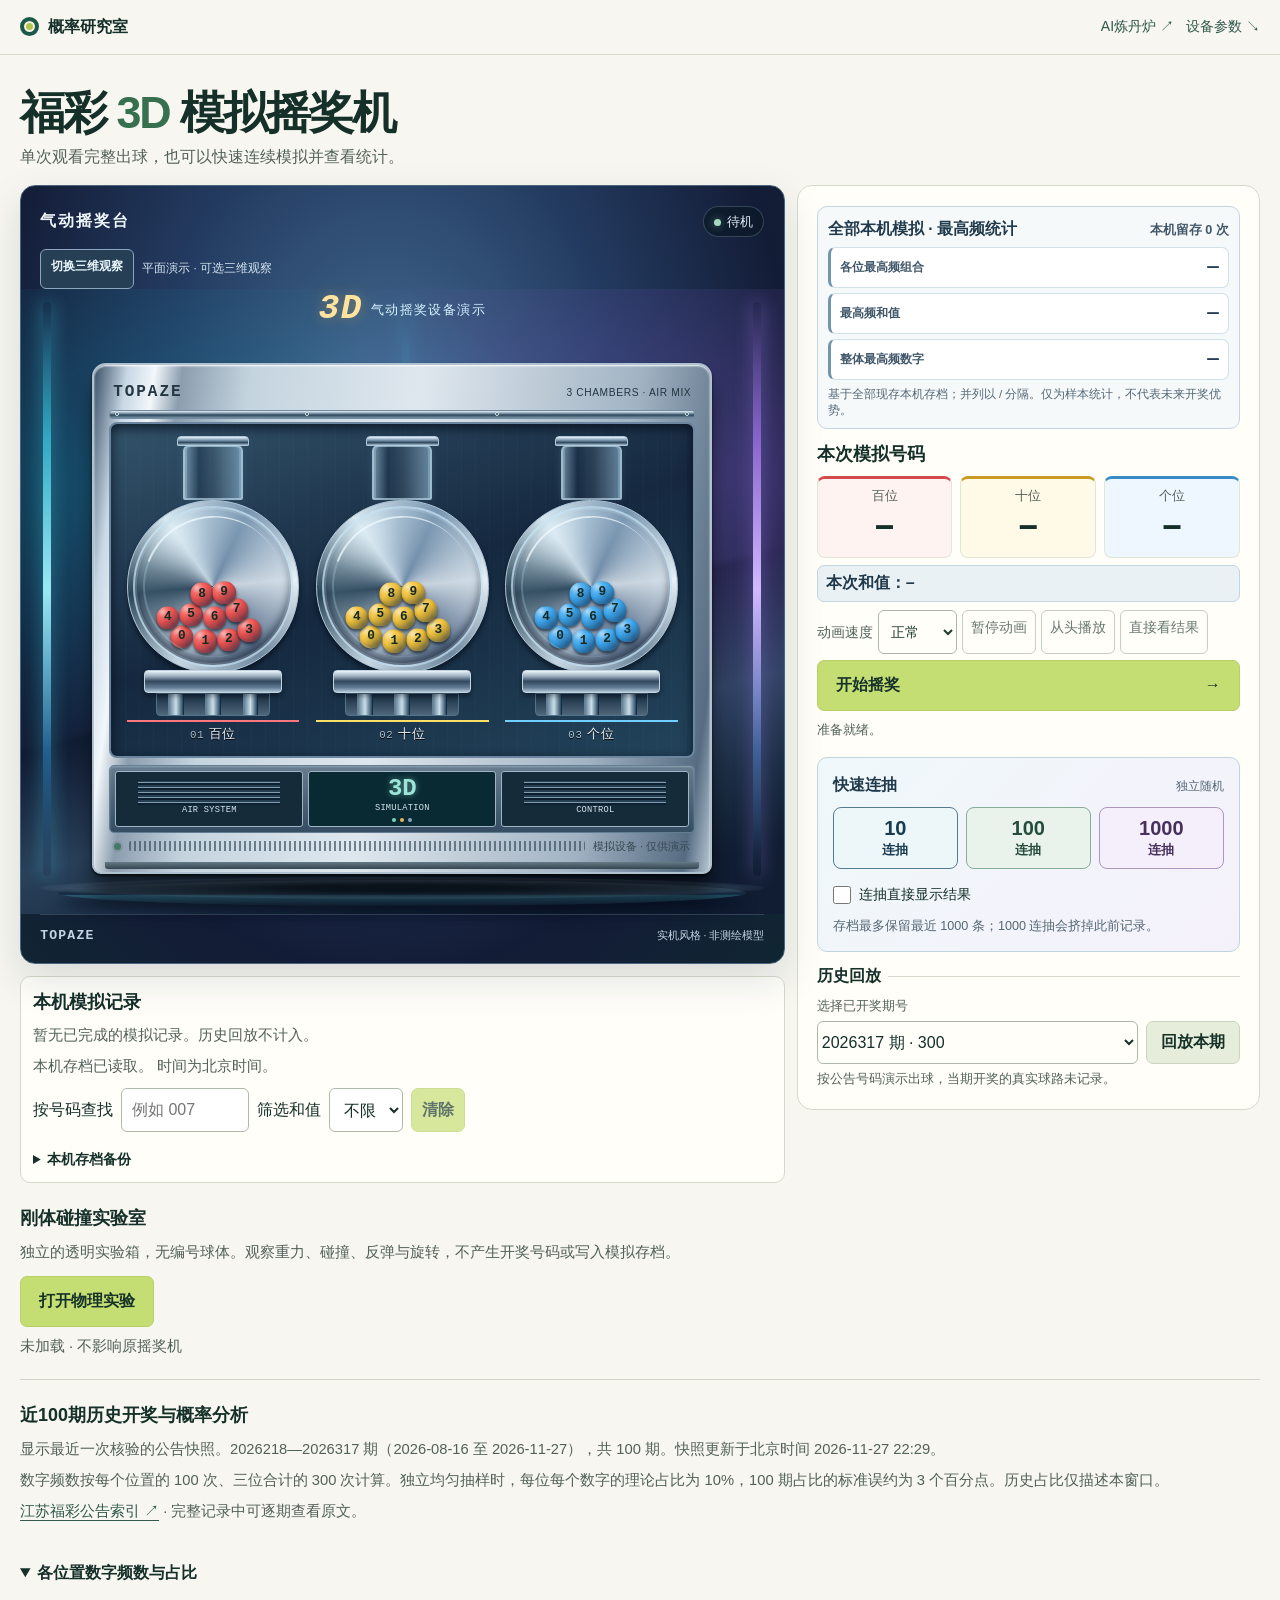
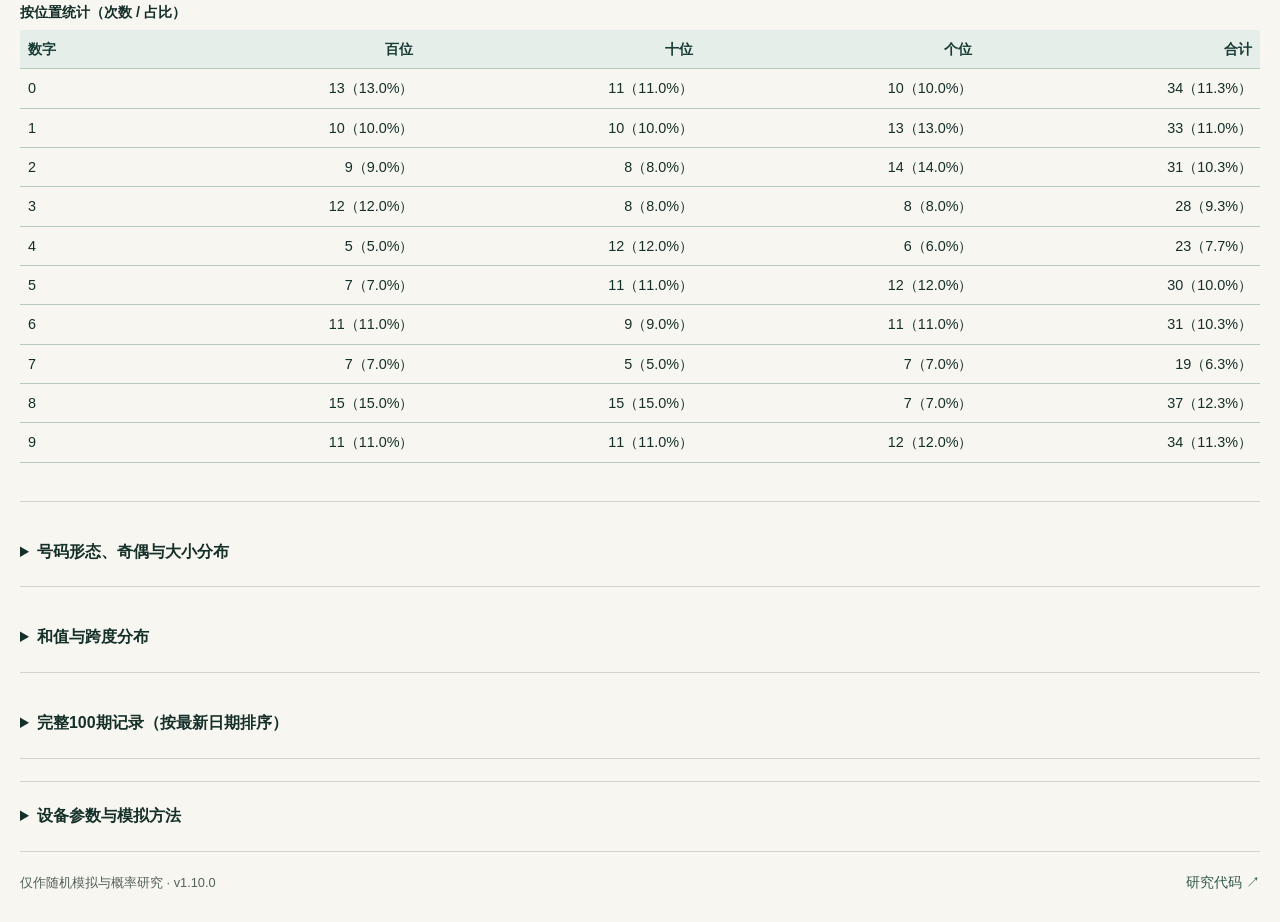
<file: index.html>
<!doctype html>
<html lang="zh-CN">
<head>
  <meta charset="utf-8">
  <meta name="viewport" content="width=device-width,initial-scale=1">
  <meta name="theme-color" content="#183d36">
  <title>福彩 3D · 模拟摇奖机</title>
  <link rel="stylesheet" href="./lottery-research/draw.css?v=1.10.0">
  <script type="module" src="./lottery-research/draw-ui.mjs?v=1.10.0"></script>
  <script type="module" src="./lottery-research/history-view.mjs?v=1.10.0"></script>
<style>
#official-history details{margin-top:1rem}
#official-history summary{cursor:pointer}
#official-history .history-scroll{overflow-x:auto;max-width:100%}
#official-history table{width:100%;border-collapse:collapse;font-size:.9rem;text-align:right;font-variant-numeric:tabular-nums;margin:.6rem 0 1rem}
#official-history caption{text-align:left;font-weight:600;padding:.4rem 0}
#official-history th,#official-history td{padding:.5rem;border-bottom:1px solid #b6c8bf;white-space:nowrap}
#official-history th:first-child,#official-history td:first-child{text-align:left}
#official-history thead th{position:sticky;top:0;background:#e6eee9;color:#183d36}
#official-history a{text-decoration:underline}
</style>
</head>
<body>
<header><div class="container mast"><span class="wordmark"><i aria-hidden="true"></i> 概率研究室</span><span style="display:flex;flex-wrap:wrap;gap:12px;align-items:center"><a href="./taishang-laojun/">AI炼丹炉 ↗</a><a href="#specs">设备参数 ↘</a></span></div></header>
<main class="container">
  <h1>福彩 <span>3D</span> 模拟摇奖机</h1>
  <p class="intro">单次观看完整出球，也可以快速连续模拟并查看统计。</p>
  <script type="module" src="./lottery-research/view3d-ui.mjs?v=20261127-pi-motion"></script>
  <div class="desk">
    <section class="machine" aria-label="三色球气动搅拌示意">
      <div class="machine-head"><strong>气动摇奖台</strong><span class="indicator" id="machine-state">待机</span></div>
      <div class="view-toolbar">
        <button id="view3d-toggle" type="button" aria-pressed="false" aria-controls="view3d-stage">切换三维观察</button>
        <span id="view3d-status" role="status">平面演示 · 可选三维观察</span>
      </div>
      <div id="view3d-stage" hidden>
        <div id="view3d-canvas" role="img" aria-label="三仓气动摇奖机三维示意"></div>
        <div class="view3d-cameras" role="group" aria-label="观察角度">
          <button type="button" data-camera="front" aria-pressed="true">正面</button>
          <button type="button" data-camera="left" aria-pressed="false">左侧</button>
          <button type="button" data-camera="right" aria-pressed="false">右侧</button>
          <button type="button" data-camera="top" aria-pressed="false">斜上方</button>
        </div>
        <div class="view3d-cameras"><button id="view3d-physics" type="button" aria-pressed="false">启用三仓碰撞演示</button></div>
        <div class="material-controls">
          <label for="view3d-quality">材质质量</label>
          <select id="view3d-quality"><option value="balanced">均衡 · 清晰透明</option><option value="high">精细 · 光学透射</option></select>
          <label for="view3d-lighting">演播室灯光</label>
          <select id="view3d-lighting"><option value="studio">冷暖演播室</option><option value="neutral">中性检测光</option><option value="evening">紫蓝氛围光</option></select>
        </div>
        <small id="view3d-material-status" role="status">程序生成环境反射 · 无外部纹理下载</small>
        <small id="view3d-physics-status" role="status">默认几何动画；可启用独立刚体演示。</small>
        <small>三维展示与原摇奖同步，碰撞和球路仅供演示，不决定出球号码。圆周率 π ≈ 3.1415926 用于圆周运动及旋流演示。</small>
      </div>
      <div class="studio" aria-hidden="true">
        <div class="studio-backdrop"><i></i><i></i><i></i></div><div class="studio-sign"><b>3D</b><span>气动摇奖设备演示</span></div>
        <div class="machine-housing">
          <div class="housing-top"><span>TOPAZE</span><small>3 CHAMBERS · AIR MIX</small></div><div class="crossbar"><i></i><i></i><i></i><i></i></div>
          <div class="stages">
            <div class="unit red"><div class="outlet-cap"></div><div class="channel"><div class="neck"></div></div><div class="chamber-frame"><div class="glass"></div></div><div class="base"></div><div class="air-assembly"><i></i><i></i><i></i></div><span><small>01</small> 百位</span></div>
            <div class="unit yellow"><div class="outlet-cap"></div><div class="channel"><div class="neck"></div></div><div class="chamber-frame"><div class="glass"></div></div><div class="base"></div><div class="air-assembly"><i></i><i></i><i></i></div><span><small>02</small> 十位</span></div>
            <div class="unit blue"><div class="outlet-cap"></div><div class="channel"><div class="neck"></div></div><div class="chamber-frame"><div class="glass"></div></div><div class="base"></div><div class="air-assembly"><i></i><i></i><i></i></div><span><small>03</small> 个位</span></div>
          </div>
          <div class="service-deck"><div class="service-panel"><div class="service-grille"></div><small>AIR SYSTEM</small></div><div class="service-display"><b>3D</b><small>SIMULATION</small><div class="pilot-lights"><i></i><i></i><i></i></div></div><div class="service-panel"><div class="service-grille"></div><small>CONTROL</small></div></div><div class="housing-console"><i></i><div class="vent"></div><small>模拟设备 · 仅供演示</small></div>
          <div class="housing-foot"></div>
        </div>
        <div class="studio-plinth"></div><div class="stage-platform"></div>
      </div>
      <div class="machine-foot"><span>TOPAZE</span><small>实机风格 · 非测绘模型</small></div>
    </section>
    <section class="control" aria-labelledby="result-title">
      <section class="recent-frequency" aria-labelledby="recent-frequency-title">
        <div class="frequency-heading"><h3 id="recent-frequency-title">全部本机模拟 · 最高频统计</h3><span id="simulation-count" role="status">本机留存 0 次</span></div>
        <div class="frequency-cards">
          <div class="frequency-card"><h4>各位最高频组合</h4><output id="recent-position-mode">—</output></div>
          <div class="frequency-card"><h4>最高频和值</h4><output id="recent-sum-mode">—</output></div>
          <div class="frequency-card"><h4>整体最高频数字</h4><output id="recent-digit-mode">—</output></div>
        </div>
        <p class="frequency-note">基于全部现存本机存档；并列以 / 分隔。仅为样本统计，不代表未来开奖优势。</p>
      </section>
      <h2 id="result-title" tabindex="-1">本次模拟号码</h2>
      <div class="output" aria-hidden="true">
        <div><small>百位</small><b>–</b></div><div><small>十位</small><b>–</b></div><div><small>个位</small><b>–</b></div>
      </div>
      <p id="draw-sum">本次和值：–</p>
      <div class="playback-controls">
        <label for="playback-speed">动画速度</label>
        <select id="playback-speed"><option value="1">正常</option><option value="0.5">半速</option><option value="2">2 倍速</option><option value="4">4 倍速</option></select>
        <button id="pause" type="button" disabled>暂停动画</button>
        <button id="restart" type="button" disabled>从头播放</button>
        <button id="skip-animation" type="button" disabled>直接看结果</button>
      </div>
      <button id="draw" type="button" disabled>开始摇奖 <span aria-hidden="true">→</span></button>
      <p class="status" role="status" aria-live="polite">正在准备摇奖机…</p>
      <section class="batch-draw" aria-labelledby="batch-title">
        <div class="batch-heading"><h3 id="batch-title">快速连抽</h3><span>独立随机</span></div>
        <div class="batch-buttons" role="group" aria-label="选择连抽次数">
          <button type="button" data-batch="10" disabled><strong>10</strong><span>连抽</span></button>
          <button type="button" data-batch="100" disabled><strong>100</strong><span>连抽</span></button>
          <button type="button" data-batch="1000" disabled><strong>1000</strong><span>连抽</span></button>
        </div>
        <label class="batch-animation-option"><input id="batch-instant" type="checkbox" disabled> 连抽直接显示结果</label>
        <p class="batch-note">存档最多保留最近 1000 条；1000 连抽会挤掉此前记录。</p>
      </section>
      <section id="batch-report" class="batch-report" aria-labelledby="batch-report-title" hidden>
        <div class="batch-heading"><h3 id="batch-report-title">最近一次连抽报告</h3><span id="batch-time"></span></div>
        <div class="batch-summary">
          <div><small>本次连抽</small><strong id="batch-count">—</strong></div>
          <div><small>不同号码</small><strong id="batch-unique">—</strong></div>
          <div><small>重复次数</small><strong id="batch-repeats">—</strong></div>
          <div><small>平均和值</small><strong id="batch-mean-sum">—</strong></div>
        </div>
        <p id="batch-forms"></p>
        <p id="batch-modes"></p>
        <p id="batch-last"></p>
        <p id="batch-save-status" role="status"></p>
        <details class="batch-detail">
          <summary>查看和值分布</summary>
          <button id="batch-sum-export" type="button">下载和值分布（CSV）</button>
          <div class="batch-table-scroll batch-sum-scroll" role="region" aria-label="和值分布表" tabindex="0">
            <table>
              <caption>本次连抽与均匀抽样的理论分布</caption>
              <thead><tr><th scope="col">和值</th><th scope="col">次数</th><th scope="col">样本占比</th><th scope="col">理论占比</th></tr></thead>
              <tbody id="batch-sums"></tbody>
            </table>
          </div>
        </details>
        <details class="batch-detail"><summary>查看各位数字频数</summary>
          <div class="batch-table-scroll"><table><caption>本次连抽中各位置数字出现次数</caption>
            <thead><tr><th scope="col">数字</th><th scope="col">百位</th><th scope="col">十位</th><th scope="col">个位</th></tr></thead>
            <tbody id="batch-frequency"></tbody>
          </table></div>
        </details>
        <p class="batch-report-note">仅统计本次连抽，重复次数为总次数减去不同号码数；历史频数不能预测未来号码。</p>
      </section>
      <fieldset id="replay-options" disabled>
        <legend>历史回放</legend>
        <label for="replay-issue">选择已开奖期号</label>
        <div class="replay-controls"><select id="replay-issue"></select><button id="replay" type="button">回放本期</button></div>
        <small>按公告号码演示出球，当期开奖的真实球路未记录。</small>
      </fieldset>
      <noscript>请启用 JavaScript 后开始摇奖。</noscript>
    </section>
    <section class="history desk-history" aria-labelledby="history-title">
    <h2 id="history-title">本机模拟记录</h2>
    <p id="empty-history">暂无已完成的模拟记录。历史回放不计入。</p>
    <p id="archive-status" role="status"></p>
    <div class="archive-search">
      <label for="archive-number">按号码查找</label>
      <input id="archive-number" type="text" inputmode="numeric" maxlength="3" autocomplete="off" placeholder="例如 007" aria-describedby="archive-search-status" disabled>
      <div class="archive-sum-filter">
        <label for="archive-sum-filter">筛选和值</label>
        <select id="archive-sum-filter" aria-describedby="archive-search-status" disabled>
          <option value="">不限</option>
        </select>
      </div>
      <button id="archive-search-clear" type="button" disabled>清除</button>
    </div>
    <p id="archive-search-status" role="status"></p>
    <nav id="archive-pagination" class="archive-pagination" aria-label="模拟记录翻页" hidden>
      <button id="archive-prev" type="button" aria-controls="history" disabled>上一页</button>
      <button id="archive-next" type="button" aria-controls="history" disabled>下一页</button>
    </nav>
    <ol id="history"></ol>
    <details><summary>本机存档备份</summary>
      <p>导入 JSON 备份会合并记录，已有记录会保留。合并后超过 1000 条时，整份备份不会导入。</p>
      <div class="archive-backup-actions">
        <button id="archive-export" type="button" disabled>导出完整存档（JSON）</button>
        <button id="archive-import" type="button" disabled>导入存档（JSON）</button>
        <input id="archive-import-file" type="file" accept=".json,application/json" hidden>
      </div>
      <p id="archive-import-status" role="status"></p>
    </details>
    </section>
  </div>
  <section class="history" aria-labelledby="physics-title">
    <h2 id="physics-title">刚体碰撞实验室</h2>
    <p>独立的透明实验箱，无编号球体。观察重力、碰撞、反弹与旋转，不产生开奖号码或写入模拟存档。</p>
    <button id="physics-open" type="button" aria-expanded="false" aria-controls="physics-panel">打开物理实验</button>
    <div id="physics-panel" hidden>
      <div id="physics-canvas" role="img" aria-label="透明实验箱内的六颗无编号球体"></div>
      <div class="physics-controls">
        <label for="physics-bounce">反弹系数</label>
        <select id="physics-bounce"><option value="0.2">0.2 低</option><option value="0.55" selected>0.55 中</option><option value="0.8">0.8 高</option></select>
        <button id="physics-start" type="button">开始实验</button>
        <button id="physics-pause" type="button" disabled>暂停</button>
        <button id="physics-reset" type="button">复位</button>
      </div>
      <p id="physics-readout">仿真时间 0.00 秒</p>
      <p>演示设定：固定步长 1/60 秒，六颗等尺寸球、封闭箱体，单次最长 8 秒。反弹系数为实验参数，不是官方设备测量数据。</p>
    </div>
    <p id="physics-status" role="status">未加载 · 不影响原摇奖机</p>
  </section>
  <script type="module" src="./lottery-research/physics-ui.mjs"></script>
  <section class="history" id="official-history" aria-labelledby="official-history-title">
    <h2 id="official-history-title">近100期历史开奖与概率分析</h2>
    <p id="official-meta">正在加载历史数据…</p>
    <p>数字频数按每个位置的 100 次、三位合计的 300 次计算。独立均匀抽样时，每位每个数字的理论占比为 10%，100 期占比的标准误约为 3 个百分点。历史占比仅描述本窗口。</p>
    <p><a href="https://www.jslottery.com/winning_history_a?locale=zh-CN&amp;lottery_type_id=9">江苏福彩公告索引 ↗</a> · 完整记录中可逐期查看原文。</p>
    <details open><summary>各位置数字频数与占比</summary><div class="history-scroll"><table id="position-table"></table></div></details>
    <details><summary>号码形态、奇偶与大小分布</summary><div class="history-scroll"><table id="shape-table"></table></div></details>
    <details><summary>和值与跨度分布</summary><div class="history-scroll"><table id="sum-table"></table><table id="span-table"></table></div></details>
    <details><summary>完整100期记录（按最新日期排序）</summary><div class="history-scroll" style="max-height:28rem;overflow:auto"><table id="official-table"></table></div></details>
  </section>
  <details id="specs"><summary>设备参数与模拟方法</summary>
    <p>设备参考 2021 年中国福彩公开的法国 AKANIS Topaze 气动搅拌式摇奖机。</p>
    <dl><div><dt>整机规格</dt><dd>高 1.50 米，宽 0.66 米，深 0.78 米，重 90 千克</dd></div>
    <div><dt>搅拌室</dt><dd>三个独立搅拌室，直径 30 厘米，顶部出球，底座以上为高强度有机玻璃</dd></div>
    <div><dt>摇奖球</dt><dd>两套正式球，每套红、黄、蓝各 10 颗，分别用于百位、十位和个位。聚氨酯与发泡材料，实心结构</dd></div>
    <div><dt>单球标准</dt><dd>质量 4 克（±5%），直径 44.5 毫米（−0.7 / +0.8 毫米）</dd></div></dl>
    <p>本页用三组 0–9 数字球演示出球，每组独立等概率抽取一球。浏览器生成随机数，每个三位号码的理论概率均为 1/1000。动画时长和球路为展示设定。实机风速、逐球测量和现场工况缺少可用的校准数据。</p>
    <p><a href="https://www.szlottery.org/fcw/fcxw/csdt/content/post_752635.html">福彩公开设备资料 ↗</a> · <a href="https://caipiao.people.com.cn/n1/2015/1231/c373276-27999921.html">球室结构与颜色 ↗</a> · <a href="https://www.swlc.net.cn/games/3d.html">福彩 3D 开奖规则 ↗</a></p>
  </details>
</main>
<footer class="container"><span>仅作随机模拟与概率研究 · v1.10.0</span><a href="https://github.com/wpcnb/order-classifier/tree/main/lottery-research">研究代码 ↗</a></footer>
</body></html>
</file>
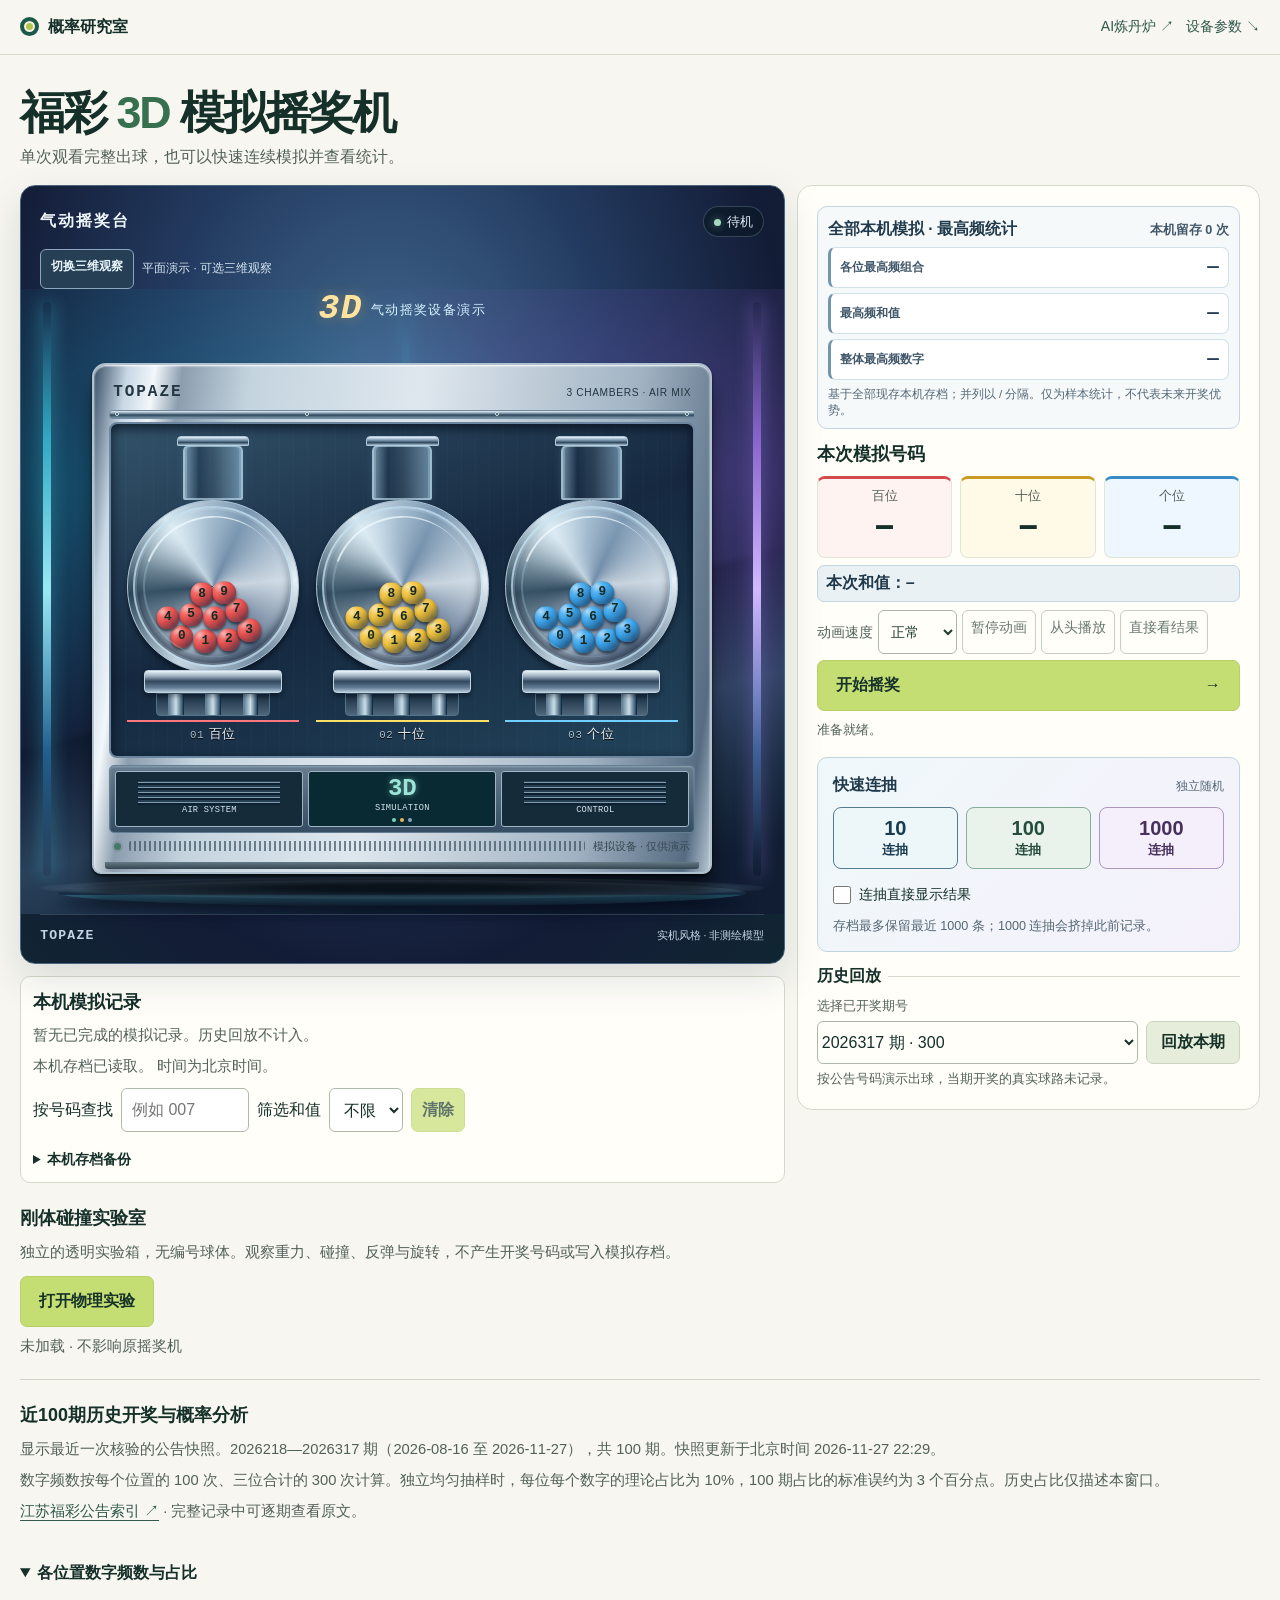
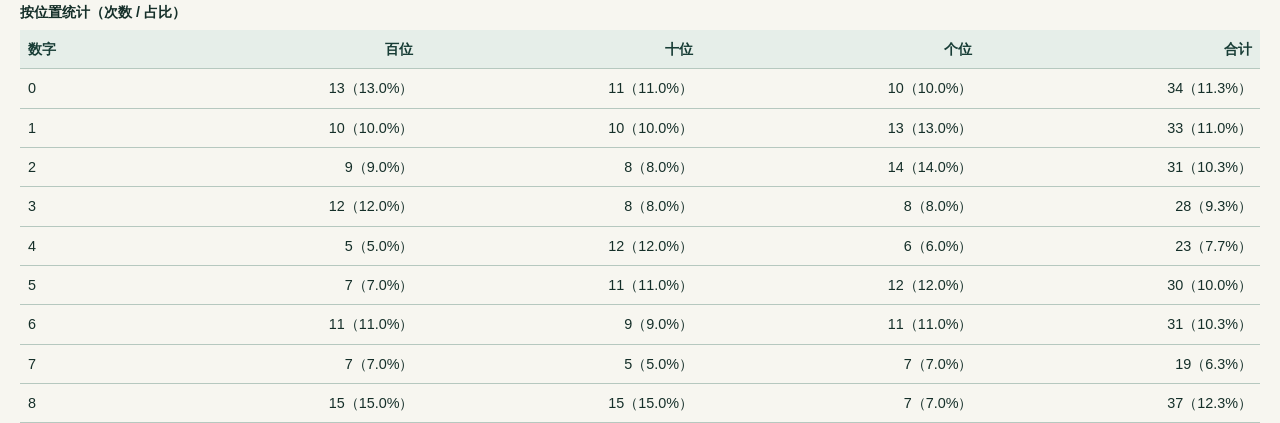
<file: football-legacy/index.html>
<!doctype html>
<html lang="zh-CN">
<head>
  <meta charset="utf-8">
  <meta name="viewport" content="width=device-width,initial-scale=1">
  <meta name="robots" content="noindex">
  <meta http-equiv="refresh" content="0;url=../">
  <title>福彩 3D · 模拟摇奖机</title>
</head>
<body><a href="../">进入福彩 3D 模拟摇奖机</a></body>
</html>
</file>
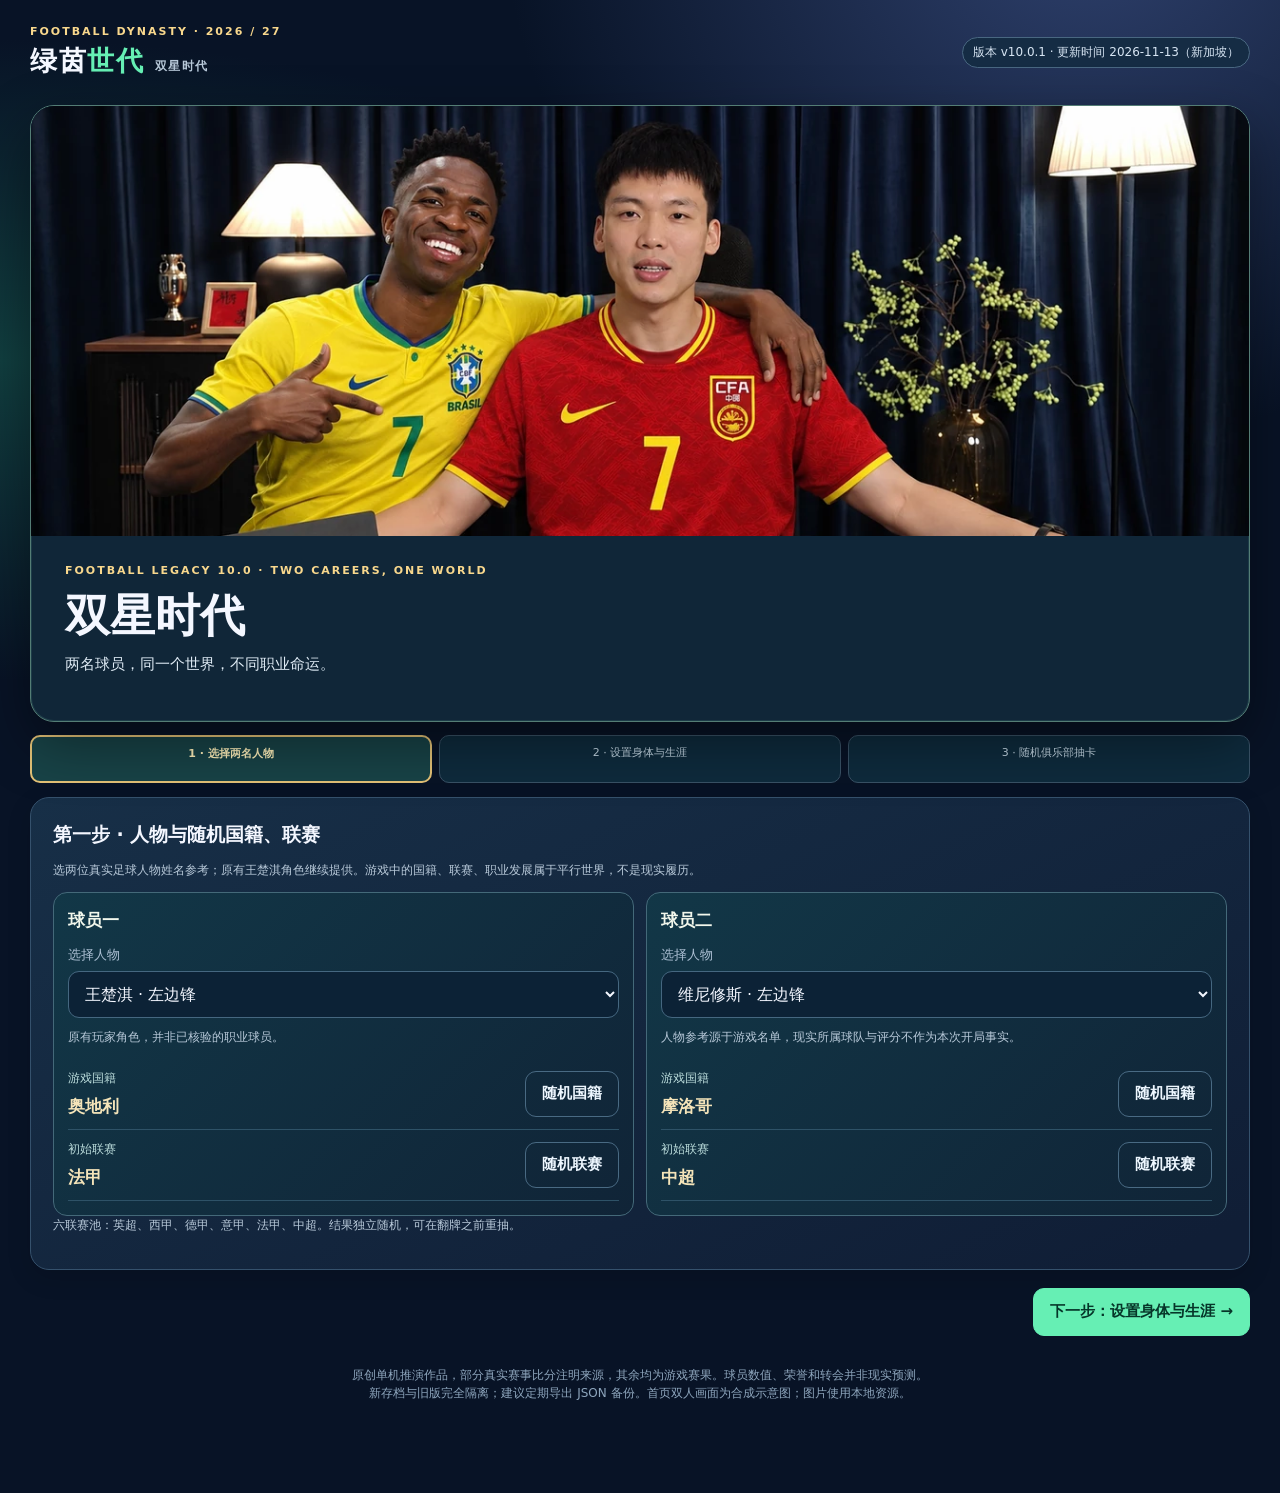
<file: football-legend/index.html>
<!doctype html>
<html lang="zh-CN"><head><meta charset="utf-8"><meta http-equiv="Cache-Control" content="no-cache, no-store, must-revalidate"><meta name="viewport" content="width=device-width,initial-scale=1,viewport-fit=cover"><meta name="theme-color" content="#071323"><title>绿茵世代 · 双人足球生涯</title>
<style>
:root{color-scheme:dark;--bg:#081326;--panel:#12253b;--panel2:#1b344e;--line:#35516c;--txt:#f4f7ff;--muted:#acbfd3;--lime:#66efb4;--gold:#ffce72;--pink:#fe95a3;--blue:#8bbefc}*{box-sizing:border-box}html{scroll-behavior:smooth}body{margin:0;color:var(--txt);font:15px/1.55 system-ui,-apple-system,"Microsoft YaHei",sans-serif;background:radial-gradient(ellipse at 85% -10%,#2f416e 0,transparent 38%),radial-gradient(ellipse at 0 40%,#113f40 0,transparent 42%),var(--bg)}button,input,select{font:inherit}button{cursor:pointer}button:disabled{opacity:.46;cursor:not-allowed}button:focus-visible,input:focus-visible,select:focus-visible{outline:3px solid var(--gold);outline-offset:2px}h1,h2,h3,p{margin-top:0}h2{font-size:19px}h3{font-size:16px}small,.small{font-size:12px}strong{font-weight:850}.muted{color:var(--muted)}.gold{color:var(--gold)}.green{color:var(--lime)}.pink{color:var(--pink)}.cap{font-size:11px;color:var(--gold);font-weight:850;letter-spacing:2px;text-transform:uppercase}.shell{max-width:1500px;margin:auto;padding:18px 22px 60px}.top{display:flex;align-items:center;justify-content:space-between;gap:15px;margin-bottom:18px}.logo{font-size:27px;font-weight:950;letter-spacing:1.5px}.logo b{color:var(--lime)}.chip{display:inline-flex;align-items:center;gap:7px;border:1px solid #496781;background:#152c44;color:#d7e5f3;padding:6px 10px;border-radius:99px;font-size:12px}.hero{min-height:260px;padding:34px;border:1px solid #547d75;border-radius:24px;position:relative;overflow:hidden;display:flex;align-items:center;background:linear-gradient(90deg,#092b31f2 0,#102f47dd 48%,#091d3366 100%),url('./assets/stadium.svg') center/cover;box-shadow:0 20px 50px #0004}.hero h1{font-size:clamp(30px,3.5vw,50px);line-height:1.2;max-width:690px;margin:10px 0}.hero p{color:#dfebf5;max-width:750px}.hero>div{position:relative;z-index:1}.button{display:inline-flex;align-items:center;justify-content:center;gap:8px;min-height:43px;padding:10px 16px;border-radius:11px;border:1px solid #496a83;background:#1b3954;color:#eef7ff;font-weight:800;transition:transform .1s,background .2s;white-space:normal}.button:hover{background:#2a4c6b;transform:translateY(-1px)}.button.primary{color:#063629;background:var(--lime);border-color:var(--lime)}.button.goldbtn{color:#4b2d0c;background:var(--gold);border-color:var(--gold)}.button.danger{border-color:#995a63;color:#ffc0c8}.button.outline{background:transparent}.flex{display:flex;gap:9px;align-items:center;flex-wrap:wrap}.row{display:flex;align-items:center;justify-content:space-between;gap:12px;flex-wrap:wrap}.columns{display:grid;grid-template-columns:minmax(0,1.7fr) minmax(310px,1fr);gap:14px}.grid2{display:grid;grid-template-columns:1fr 1fr;gap:14px}.grid3{display:grid;grid-template-columns:repeat(3,minmax(0,1fr));gap:12px}.grid4{display:grid;grid-template-columns:repeat(4,minmax(0,1fr));gap:10px}.card{background:linear-gradient(155deg,#172f47 0%,#101e36 95%);border:1px solid var(--line);padding:20px;border-radius:19px;min-width:0;box-shadow:0 8px 24px #0002}.card+ .card{margin-top:13px}.card h2{margin-bottom:12px}.card h3{margin-bottom:8px}.gap{margin-top:14px}.metric{border-radius:14px;border:1px solid #395570;background:#1a324b;padding:13px}.metric label{display:block;color:var(--muted);font-size:12px}.metric b{display:block;font-size:26px;line-height:1.4}.nav{position:sticky;top:0;z-index:10;background:#0c1c2cf0;backdrop-filter:blur(15px);display:flex;gap:6px;overflow-x:auto;margin:15px 0;padding:10px 5px;border-radius:14px}.nav button{border:1px solid #34526a;background:#172d44;color:#e0ecf7;border-radius:10px;min-height:42px;padding:8px 16px;white-space:nowrap;font-weight:800}.nav button.active{background:var(--gold);color:#2c281e;border-color:var(--gold)}.meter{height:9px;background:#2c4960;border-radius:20px;overflow:hidden;margin:7px 0}.meter span{display:block;height:100%;background:linear-gradient(90deg,#27ba8b,#85f3bb);border-radius:20px}.stat{display:grid;grid-template-columns:74px 1fr 29px;gap:9px;align-items:center;font-size:13px;margin:10px 0}.stat .meter{margin:0}.stat b{text-align:right}.list{display:grid;gap:9px}.item{background:#102740;border:1px solid #304e6e;border-radius:12px;padding:12px 14px}.item.mine{border-color:#65dbab;background:#163b42}.item.locked{border-left:4px solid var(--lime)}.item .title{font-weight:850}.kv{display:grid;grid-template-columns:1fr auto;align-items:center;padding:8px 0;border-bottom:1px solid #2b4560;gap:9px}.kv:last-child{border:none}.field{display:block;color:var(--muted);font-size:13px;margin:9px 0}.field input,.field select{display:block;width:100%;margin-top:6px;color:var(--txt);border:1px solid #456780;background:#0c2236;border-radius:11px;padding:12px;min-height:45px}.scoreboard{background:linear-gradient(0deg,#0c362cbd,#164f4a95),repeating-linear-gradient(0deg,#2b754b 0,#2b754b 40px,#235d45 40px,#235d45 80px);min-height:210px;border:2px solid #529878;border-radius:15px;display:grid;place-items:center;text-align:center;padding:20px;position:relative;overflow:hidden}.scoreboard:before{content:"";position:absolute;inset:15px;border:1px solid #d8ffee85}.scoreboard:after{content:"";border:1px solid #d8ffee85;border-radius:50%;width:105px;height:105px;position:absolute}.scoreboard .inside{position:relative;z-index:1;background:#071c2ed9;padding:16px 26px;border-radius:15px;max-width:95%}.scoreboard .vs{font-size:31px;font-weight:950}.tablewrap{overflow:auto}table{border-collapse:collapse;width:100%;min-width:555px;font-size:13px}td,th{padding:10px 8px;text-align:left;border-bottom:1px solid #304b63}th{color:#b8c9d8}tr.me{background:#225948;font-weight:850}.badge{display:inline-flex;font-size:12px;padding:5px 9px;margin:3px;background:#3a3323;border:1px solid #826b44;border-radius:7px;color:#ffe1a7}.toast{position:fixed;bottom:22px;left:50%;transform:translateX(-50%);padding:12px 18px;color:#0b382d;background:#dbffeb;border-radius:13px;z-index:100;max-width:85%;box-shadow:0 10px 50px #0008}.hidden{display:none!important}.modalshade{position:fixed;inset:0;background:#000b;z-index:50;display:grid;place-items:center;padding:18px}.modal{max-width:700px;width:100%;max-height:85vh;overflow:auto;border:1px solid #668aa2;background:#12233d;border-radius:20px;padding:23px}.photo{height:155px;background:linear-gradient(110deg,#123b40ac,#122a54a6),url('./assets/stadium.svg') center/cover;border-radius:14px;margin-bottom:12px}.portrait{width:88px;height:88px;display:grid;place-items:center;font-size:34px;font-weight:950;border-radius:18px;background:linear-gradient(140deg,#d3fb9d,#76a9e9);color:#12384b;flex:0 0 auto}.family{border-left:3px solid #65dcab;margin-left:8px;padding:1px 0 1px 17px}.family .item{margin:10px 0}.resultwin{color:var(--lime)}.resultloss{color:var(--pink)}.wide{width:100%}footer{margin:30px 0;text-align:center;font-size:12px;color:#8ea6bd}#importFile{display:none}@media(max-width:980px){.shell{padding:13px}.columns{grid-template-columns:1fr}.hero{min-height:220px}.grid4{grid-template-columns:repeat(2,1fr)}}@media(max-width:640px){.grid2,.grid3{grid-template-columns:1fr}.grid4{grid-template-columns:repeat(2,1fr)}.hero{padding:23px}.card{padding:15px}.logo{font-size:21px}.metric b{font-size:21px}}

/* v4.5 self-hosted game art + tablet legibility */
html{scrollbar-color:#3a6581 #101e2d}body{background-attachment:fixed}
.hero{background-position:center 60%;background-blend-mode:normal;box-shadow:0 22px 56px #0006,inset 0 0 0 1px #88ffd21a}
.hero:after{content:"";pointer-events:none;position:absolute;inset:0;background:linear-gradient(90deg,#092233c2 0,#102d4055 54%,transparent 100%);z-index:0}
.hero{padding:0;display:flex;flex-direction:column;align-items:stretch;background:#102638}
.hero::before{content:"";display:block;width:100%;aspect-ratio:2.7/1;max-height:430px;background:#102638 url("./assets/interview-duo.webp") center 45%/cover no-repeat}
.hero::after{display:none}
.hero>div{position:relative;z-index:2;padding:26px 34px 30px}
@media(max-width:640px){.hero::before{aspect-ratio:16/9}.hero>div{padding:20px 23px 24px}}
.photo{background-image:linear-gradient(130deg,#10414b9a,#101c4294),url("./assets/stadium.svg")}
.top{padding:5px 0}
.card{transition:border-color .2s,box-shadow .2s}
.card:hover{border-color:#52738e;box-shadow:0 10px 27px #0003}
.nav::-webkit-scrollbar{height:5px}.nav::-webkit-scrollbar-thumb{background:#496782;border-radius:6px}
.nav button.active{box-shadow:0 3px 14px #ebae4a55}
.scoreboard{min-height:250px;background-image:linear-gradient(180deg,#114d4144,#064b35d2),url("./assets/stadium.svg");background-position:center 79%;background-size:cover}
.scoreboard:before{inset:20px 12%;border-radius:3px}
.scoreboard .inside{box-shadow:0 10px 30px #0007;border:1px solid #cee9e438}
.item{transition:background .15s,border-color .15s}.item:hover{background:#193451;border-color:#5f83a1}
.muted{color:#b8c9d9}.cap{color:#f9d88d}
.tri{display:grid;grid-template-columns:repeat(3,1fr);gap:9px}
.tri .item{text-align:center}
.visualball{font-size:24px;border:1px solid #6a91a4;background:#143248;padding:8px 15px;border-radius:14px}
.ticket{border:1px solid #8c7448;background:linear-gradient(110deg,#322b28,#1b314a);border-radius:14px;padding:15px}
.radar{background:radial-gradient(circle at center,#24634e 0,transparent 67%)}
.nationflag{font-size:22px;display:inline-grid;place-items:center;width:43px;height:43px;border-radius:10px;background:#244e66;box-shadow:inset 0 0 0 1px #5b8c9e}
.seasonbar{height:14px;background:#1d394c;border:1px solid #385e6e;border-radius:40px;overflow:hidden}
.seasonbar>span{height:100%;display:block;background:linear-gradient(90deg,#51e0b1,#f8d277);transition:width .25s}
.sr-only{position:absolute;width:1px;height:1px;overflow:hidden;clip:rect(0,0,0,0);white-space:nowrap}
@media(hover:none){.card:hover{box-shadow:0 8px 24px #0002}.button:hover{transform:none}}
@media(prefers-reduced-motion:reduce){*{scroll-behavior:auto!important;animation:none!important;transition:none!important}}
@media(min-width:1000px) and (orientation:landscape){.shell{padding-inline:30px}.nav button{padding-inline:18px;min-height:48px}.button{min-height:48px}.card{padding:22px}}

.hero>div{position:relative;z-index:2}
details.item{cursor:pointer}details.item>summary{padding:3px 0;list-style-position:inside}details.item[open]{background:#1a3951;border-color:#589c94}
details.item summary:focus-visible{outline:2px solid var(--gold);outline-offset:4px}
/* Keep a long career's destinations discoverable on smaller screens. */
.skip-link{position:absolute;top:-100px;left:12px;z-index:101;background:var(--gold);color:#152419;padding:10px 14px;border-radius:8px;font-weight:800}
.skip-link:focus{top:10px}.nav-picker{display:none}.nav button:focus-visible{outline:3px solid var(--gold);outline-offset:2px}
@media(max-width:640px){.nav-picker{display:flex;align-items:center;gap:10px;margin:12px 0 0;color:var(--muted);font-size:13px}.nav-picker select{flex:1;min-width:0;min-height:44px;padding:8px 12px;border:1px solid #496a83;border-radius:10px;background:#122b42;color:var(--txt);font-weight:700}.nav{position:static;margin-top:8px;scrollbar-width:thin}.nav button{min-height:44px}.tablewrap{overscroll-behavior-inline:contain;-webkit-overflow-scrolling:touch}.button{min-height:44px}}

.save-indicator{display:inline-flex;align-items:center;gap:6px;font-size:12px;color:#aaf0c8;background:#133f35;padding:6px 10px;border-radius:40px;border:1px solid #31856b}

/* Procedural non-trademark club shields, consistent for every team */
.club-match{display:flex;justify-content:center;align-items:center;gap:13px;max-width:850px;margin:auto;flex-wrap:wrap}
.clubcrest{--club-hue:180;display:inline-grid;place-items:center;width:60px;height:69px;flex:0 0 60px;font-size:15px;font-weight:950;letter-spacing:-1px;color:white;text-shadow:0 1px 3px #0008;background:linear-gradient(145deg,hsl(var(--club-hue),68%,64%),hsl(var(--club-hue),65%,25%));border:3px solid #daecf5;box-shadow:0 3px 1px #0004,inset 0 0 0 3px #ffffff4d;clip-path:polygon(12% 0,88% 0,100% 13%,91% 78%,50% 100%,9% 78%,0 13%)}
.clubcrest::first-letter{font-size:18px}.match-club-name{font-size:20px;font-weight:850;max-width:200px}.match-vs{font-size:29px;font-weight:950}
@media(max-width:730px){.club-match{gap:7px}.clubcrest{width:43px;height:51px;flex-basis:43px;font-size:12px}.match-club-name{font-size:15px;max-width:125px}.match-vs{font-size:20px}}

/* Opening CSL club lotteries and season-by-season promotion lottery. */
.wheel-box{position:relative;display:grid;place-items:center;max-width:370px;margin:20px auto 16px;padding:13px}
.wheel-pointer{position:absolute;top:0;left:50%;transform:translateX(-50%);z-index:3;font-size:27px;line-height:1;color:var(--gold);text-shadow:0 2px 4px #061524}
.club-wheel{position:relative;width:min(100%,310px);aspect-ratio:1;border-radius:50%;border:7px solid #ffdf93;box-shadow:0 7px 35px #0009,inset 0 0 0 3px #142c36;display:grid;place-items:center;will-change:transform}
.club-wheel:after{content:"";position:absolute;inset:35%;border-radius:50%;background:#112e41;border:3px solid #f3da96;z-index:1}
.club-wheel>span{z-index:2;text-align:center;font-size:15px;font-weight:900;color:#ffedb2;line-height:1.3}
.wheel-label{position:absolute;top:50%;left:50%;width:76px;height:20px;margin-left:-38px;margin-top:-10px;display:grid;place-items:center;text-align:center;font-size:11px;line-height:1;color:#0e2835;font-weight:900;text-shadow:0 1px 0 #ffffff55;white-space:nowrap;pointer-events:none}
@media(max-width:420px){.club-wheel{width:min(100%,270px)}.wheel-label{font-size:10px}}

/* Season promotion wheel stays legible with 2-6 team names. */
.promotion-draw{margin-top:14px;border-color:#92784f;background:linear-gradient(145deg,#172c43,#243724)}.promotion-wheel{max-width:290px}.promotion-draw .wheel-label{width:90px;margin-left:-45px;text-shadow:0 1px #fff8}.promotion-draw .wheel-box{margin:10px auto}.promotion-draw .chip{background:#503e22;color:#ffe1a7;border-color:#886e3c}

/* Ten-card blind draw: compact on mobile, accessible focus, genuine card flip. */
.draw-card-grid{display:grid;grid-template-columns:repeat(5,minmax(0,1fr));gap:10px;margin:16px 0 8px}
.draw-card{padding:0;min-height:145px;aspect-ratio:3/4;position:relative;border:0;border-radius:13px;background:transparent;color:var(--txt);perspective:900px;cursor:pointer;min-width:0}
.draw-card:focus-visible{outline:3px solid var(--gold);outline-offset:3px}
.draw-card:disabled{opacity:1;cursor:default}
.draw-card-inner{position:relative;display:block;width:100%;height:100%;transform-style:preserve-3d;transition:transform .8s cubic-bezier(.2,.7,.2,1);border-radius:13px;box-shadow:0 7px 15px #0005}
.draw-card.revealed .draw-card-inner{transform:rotateY(180deg)}
.draw-card-back,.draw-card-front{position:absolute;inset:0;display:flex;flex-direction:column;align-items:center;justify-content:center;border-radius:13px;backface-visibility:hidden;-webkit-backface-visibility:hidden;padding:7px;text-align:center;overflow:hidden}
.draw-card-back{border:2px solid #d9ba73;background:linear-gradient(145deg,#154d44,#12283f 70%,#1d4250);color:#ffe9a2;gap:7px}
.draw-card-back:before{content:"";position:absolute;inset:5px;border:1px solid #a5caae70;border-radius:8px;pointer-events:none}
.draw-card-back b{font-size:clamp(22px,3vw,34px);line-height:1}
.draw-card-back small{font-size:9px;letter-spacing:.6px;line-height:1.4}
.draw-card-back em{font-size:13px;font-style:normal;font-weight:850}
.draw-card-front{transform:rotateY(180deg);border:2px solid #ffda80;background:linear-gradient(150deg,#19483e,#183750 70%);gap:6px}
.draw-card-front .clubcrest{width:42px;height:48px;flex-basis:48px;font-size:11px}
.draw-card-front strong{font-size:clamp(10px,1.2vw,13px);line-height:1.2;overflow-wrap:anywhere}
.draw-card-front small{font-size:10px;color:#d1e3f2}
.draw-card-front em{font-size:10px;color:var(--gold);font-style:normal;font-weight:800}
.draw-card:not(:disabled):hover .draw-card-back{filter:brightness(1.15)}
@media(max-width:740px){.draw-card-grid{gap:6px}.draw-card{min-height:105px}.draw-card-back small{font-size:7px}.draw-card-back b{font-size:19px}.draw-card-back em{font-size:10px}.draw-card-back,.draw-card-front{padding:3px}.draw-card-front .clubcrest{width:26px;height:31px;flex-basis:31px;font-size:8px}.draw-card-front strong{font-size:9px}.draw-card-front small,.draw-card-front em{font-size:8px}}
@media(prefers-reduced-motion:reduce){.draw-card-inner{transition:none}}

/* Compact mobile-first career and opening layouts. */
.duo-overview{border:1px solid var(--line);border-radius:16px;background:#10283c;padding:12px 15px}
.duo-overview-title{display:flex;justify-content:space-between;gap:8px;margin-bottom:8px}
.duo-overview-players{display:grid;grid-template-columns:1fr 1fr;gap:8px}
.duo-compact{border:1px solid #304e6e;border-radius:10px;background:#102740;padding:8px 10px;min-width:0}
.duo-compact summary{cursor:pointer;line-height:1.4;font-size:13px;overflow-wrap:anywhere}
.duo-compact p{margin:8px 0}.duo-compact .button{margin-top:6px}
.nav{display:grid;grid-template-columns:repeat(4,minmax(0,1fr));gap:5px;overflow:visible}
.nav button{min-width:0;padding:8px 5px;white-space:nowrap}
.opening-names{display:grid;grid-template-columns:1fr 1fr;gap:10px}
.opening-names .field{margin-top:0}.opening-names input{min-width:0}
.career-hero::before{display:none}.career-hero{min-height:0}
.career-hero>div{padding:20px 24px}.career-hero h1{font-size:clamp(24px,3vw,36px)}
.hero-match{background:linear-gradient(90deg,#071d30f2,#081e31cc),url("./assets/matchday.webp") center 52%/cover no-repeat}
.transfer-hero{background:linear-gradient(90deg,#0d2436f5,#122a3de8),url("./assets/signing.webp") center/cover no-repeat}
.hero-awards::before{background-image:url("./assets/trophy.webp")}
@media(max-width:640px){.opening-hero::before{aspect-ratio:3.4/1;background-position:center 35%}.opening-hero{min-height:0}.opening-hero>div{padding:12px 15px}.opening-hero h1{font-size:23px;margin:4px 0}.opening-hero p{margin-bottom:0;font-size:13px}.duo-overview{padding:10px}.duo-compact{padding:7px}.career-hero>div{padding:16px}.nav{position:sticky;top:0;z-index:10}.nav-picker{display:none}}


/* Quick-play mobile visual polish without changing the original cover. */
.pace-picker{display:inline-flex;align-items:center;gap:8px;color:#d9e9f8;font-size:13px}
.pace-picker select{max-width:165px;min-height:44px;border:1px solid #7da59e;border-radius:10px;background:#102d3c;color:#fff;padding:8px 10px}
.career-main-action{min-width:184px;box-shadow:0 8px 25px #1de5a72b}
.duo-ledger summary{cursor:pointer;color:var(--gold);list-style-position:inside}
.news-feed{border-color:#426d68;background:linear-gradient(140deg,#142f42,#10273b)}
.news-list{display:grid;gap:8px;margin-top:12px}
.news-line{display:grid;gap:3px;padding:12px 14px;border-left:3px solid var(--lime);background:#102339;border-radius:9px;min-width:0;overflow-wrap:anywhere}
.news-line b{font-size:14px}.news-line p{margin:0}.news-alert{border-left-color:#ff9b8a}.news-transfer{border-left-color:var(--gold)}
.signing-result{padding:18px;border-radius:15px;border:1px solid #eac16e;background:linear-gradient(100deg,#081b33cb,#133748bd),url("./assets/signing.webp") center/cover}
.signing-result h3{font-size:21px;color:#ffe5a8;margin:5px 0}.signing-result p{margin:5px 0}
@media(max-width:640px){
 .career-hero .flex{display:grid;grid-template-columns:1fr;gap:10px}
 .career-main-action{width:100%;min-height:52px;font-size:17px}
 .pace-picker{justify-content:space-between;width:100%}
 .pace-picker select{max-width:68%;width:68%}
 .news-feed,.duo-ledger{padding:13px}
 .news-line{padding:11px}
 .duo-overview-players{grid-template-columns:1fr 1fr}
 .duo-compact summary{font-size:12px}
 .draw-card-grid{gap:5px}
}


/* v6.2 career depth: prioritise scores, clear progress and thumb-friendly controls. */
.top>.chip{white-space:normal;text-align:right;max-width:48%;line-height:1.45}
.career-depth-overview{align-items:stretch}
.depth-player-card{background:linear-gradient(150deg,#143b45,#10263d 80%);border-color:#477d7d}
.depth-player-card h2{font-size:17px;margin:0}.depth-player-card .chip{font-size:11px}
.depth-metrics{display:grid;grid-template-columns:1fr 1fr;gap:12px;margin-top:12px}
.depth-metrics>div{background:#081b2c85;border-radius:12px;padding:10px}
.depth-number{display:block;font-size:24px;line-height:1.4}
.depth-goals{display:grid;gap:6px;padding:11px 0 4px;font-size:12px}
.depth-goal{display:flex;justify-content:space-between;gap:12px;align-items:center;border-bottom:1px solid #3e5c69;padding:5px 0}
.depth-goal span:last-child{font-weight:800;white-space:nowrap}
.depth-detail summary{cursor:pointer;font-weight:750;color:#ffe2a2}
.depth-detail h3{margin-top:12px;font-size:14px}
.depth-value-history{display:grid;gap:7px;margin-top:10px}
.depth-value-row{display:grid;grid-template-columns:45px minmax(0,1fr) 74px;gap:7px;align-items:center;font-size:12px}
.depth-value-row b{text-align:right}
.depth-value-row .meter{margin:0}
@media(max-width:640px){
 .top{align-items:flex-start;gap:6px}
 .top>.chip{max-width:54%;font-size:11px;padding:5px 7px}
 .depth-number{font-size:20px}
 .career-depth-overview{grid-template-columns:1fr}
 .depth-player-card{padding:12px}
}

/* Free Star v6.3: a short setup path with expandable, thumb-sized customization. */
.creator-modes{background:linear-gradient(145deg,#132b43,#0d2336);border:1px solid #355b72}
.creator-modes h2{font-size:18px}
.creator-choice{display:grid;grid-template-columns:repeat(3,minmax(0,1fr));gap:9px}
.creator-mode-btn{display:flex;flex-direction:column;align-items:flex-start;justify-content:center;text-align:left;min-height:76px;gap:7px;padding:11px 13px;border:1px solid #4c6478;background:#10283c;border-radius:12px;color:#e9f4ff;cursor:pointer}
.creator-mode-btn small{font-size:11px;color:#b9c8d6;line-height:1.4}
.creator-mode-btn.selected{border:2px solid #f4c76e;background:#18434a;box-shadow:0 0 0 2px #e7bb4724}
.creator-mode-btn:disabled{cursor:not-allowed;opacity:.7}
.creator-profile{border:1px solid #4b6c83;background:linear-gradient(120deg,#153749,#101f36);border-radius:14px;padding:13px;margin-top:10px}
.creator-profile-head{display:grid;grid-template-columns:92px minmax(0,1fr);gap:12px;align-items:center}
.creator-profile-head h3{margin:0 0 5px;font-size:18px}
.creator-avatar{width:92px;max-width:100%}
.creator-avatar svg{width:100%;height:auto;display:block;border-radius:13px}
.creator-form-grid{display:grid;grid-template-columns:repeat(2,minmax(0,1fr));gap:8px 12px;margin-top:12px}
.creator-form-grid .field{margin:0;min-width:0;font-size:12px}
.creator-form-grid select{width:100%;min-width:0;padding:9px 7px;height:44px}
.creator-inline-avatar{display:block;width:55px;min-width:55px}
.creator-inline-avatar svg{display:block;width:100%;height:auto;border-radius:10px}
.depth-identity{display:flex;align-items:center;gap:10px;min-width:0}
.depth-identity h2{overflow-wrap:anywhere}
.creator-history-avatar .creator-inline-avatar{width:96px}
@media(max-width:640px){
 .creator-choice{grid-template-columns:1fr;gap:7px}
 .creator-mode-btn{min-height:53px;padding:9px 11px;gap:3px}
 .creator-profile{padding:10px}
 .creator-profile-head{grid-template-columns:75px minmax(0,1fr);gap:9px}
 .creator-avatar{width:75px}
 .creator-profile-head h3{font-size:15px}
 .creator-form-grid{gap:7px}
 .creator-form-grid .field{font-size:11px}
 .creator-inline-avatar{width:44px;min-width:44px}
}

.creator-fixed-gender{display:flex;flex-direction:column;gap:7px;padding:8px 12px;border-radius:10px;background:#122d3b;border:1px solid #426470;min-height:58px}.creator-fixed-gender strong{color:#daffed;font-size:14px}

/* v8.1 body-tradeoff preview and each player's development priority. */
.opening-development{border-color:#5b8275;background:linear-gradient(110deg,#102f37,#142a3f);margin-top:12px}
.opening-development summary{cursor:pointer;color:#dfffcb;font-size:14px}
.opening-development .creator-form-grid{grid-template-columns:repeat(auto-fit,minmax(150px,1fr));margin:10px 0}
.opening-development .field{min-width:0}
.opening-development select{height:44px;width:100%}
.body-effects{display:flex;flex-wrap:wrap;gap:5px;margin:8px 0}
.body-effects span{font-size:11px;line-height:1.4;padding:4px 7px;border:1px solid #3d6b75;border-radius:8px;background:#082e3a;color:#ccefe8}
.body-detail-summary{padding:4px 0}
.body-detail-summary p{margin-bottom:0}
@media(max-width:640px){
 .opening-development .creator-form-grid{grid-template-columns:1fr 1fr;gap:8px}
 .opening-development{padding:10px}
 .body-effects span{font-size:10px}
}

/* v10 original mobile onboarding: choose identity, tradeoffs, then blind draw. */
.v10-progress{display:grid;grid-template-columns:repeat(3,minmax(0,1fr));gap:7px;margin:13px 0}
.v10-progress span{min-width:0;font-size:11px;line-height:1.4;padding:9px 7px;min-height:48px;background:#0e2b3d;border:1px solid #395266;border-radius:10px;color:#c4d7e4;text-align:center}
.v10-progress span.active{border:2px solid #e5c377;background:#184347;color:#fff0ba;font-weight:800}
.v10-two{display:grid;grid-template-columns:repeat(2,minmax(0,1fr));gap:12px}
.v10-card{min-width:0;padding:14px;border:1px solid #446979;border-radius:14px;background:linear-gradient(135deg,#123747,#102437)}
.v10-card h3{font-size:17px;margin:0 0 12px;color:#f2f7ec}
.v10-card .field{margin:10px 0;min-width:0}
.v10-card select{width:100%;max-width:100%;font-size:16px;min-height:44px}
.v10-card p{overflow-wrap:anywhere}
.v10-card .opening-development{margin-top:5px}
.v10-card .creator-form-grid{grid-template-columns:repeat(2,minmax(0,1fr));gap:9px}
.v10-lottery{display:flex;align-items:center;justify-content:space-between;gap:8px;padding:10px 0;border-bottom:1px solid #2e5267}
.v10-lottery span{display:grid;gap:5px;font-size:12px;color:#bcdddc}
.v10-lottery b{font-size:17px;color:#f4e4b9}
.v10-lottery button{flex:0 0 auto;min-height:44px}
.v10-actions{display:flex;flex-wrap:wrap;justify-content:flex-end;gap:10px;margin:18px 0}
.v10-actions .button,.v10-primary{min-height:48px}
.v10-data{display:flex;flex-wrap:wrap;gap:7px}
.v10-data span{font-size:12px;border:1px solid #365e71;padding:6px 8px;border-radius:9px;background:#092e40}
@media(max-width:720px){
 .v10-two{grid-template-columns:1fr;gap:10px}
 .v10-card{padding:12px}
 .v10-card .creator-form-grid{grid-template-columns:repeat(2,minmax(0,1fr))}
 .v10-progress span{font-size:10px;padding:8px 3px;min-height:52px}
 .v10-actions .v10-primary{flex:1}
 .v10-lottery b{font-size:16px}
}
@media(max-width:365px){
 .v10-card .creator-form-grid{grid-template-columns:1fr}
 .v10-lottery{align-items:stretch;flex-direction:column}
 .v10-lottery button{width:100%}
}
</style></head>
<body><a class="skip-link" href="#app">跳到游戏内容</a><main class="shell"><header class="top"><div><div class="cap">FOOTBALL DYNASTY · 2026 / 27</div><div class="logo">绿茵<b>世代</b> <small class="muted">双星时代</small></div></div><span class="chip">版本 v10.0.1 · 更新时间 2026-11-13（新加坡）</span></header><div id="app" tabindex="-1" aria-live="off"><section class="card" data-game-loading="1"><h2>正在加载游戏…</h2><p class="muted">如果长时间停留在这个画面，可能是网站脚本加载失败。</p><div class="flex"><a class="button goldbtn" href="./">重新加载在线游戏</a><a class="button" href="https://github.com/wpcnb/order-classifier/issues">报告加载问题</a></div></section></div><noscript><section class="card">此游戏需要启用 JavaScript 才能运行。</section></noscript><footer>原创单机推演作品，部分真实赛事比分注明来源，其余均为游戏赛果。球员数值、荣誉和转会并非现实预测。<br>新存档与旧版完全隔离；建议定期导出 JSON 备份。首页双人画面为合成示意图；图片使用本地资源。</footer></main><div id="toast" class="toast hidden" role="status"></div><input type="file" id="importFile" accept=".json,application/json"><script src="./real-footballers.js?v=4.6.0" defer></script><script src="./uefa2026.js?v=4.6.0" defer></script><script src="./shared-uefa.js?v=season-unified-v58" defer></script><script src="./advice.js" defer></script><script src="./body-path.js?v=9.0.0" defer></script><script src="./career-depth.js?v=9.0.0" defer></script><script src="./free-star.js?v=9.0.0" defer></script><script src="./v10-core.js?v=10.0.0" defer></script><script src="./v10-ui.js?v=10.0.0" defer></script><script src="./game.js?v=10.0.1" defer></script><script>
(function(){
 // The game replaces its contents when navigating; rebuild the compact picker
 // from the actual destinations so it always stays in step with the game.
 var appNode=document.getElementById('app');
 function improveNavigation(){
  var nav=appNode&&appNode.querySelector('.nav');
  if(!nav)return;
  var buttons=Array.from(nav.querySelectorAll('button[data-page]'));
  buttons.forEach(function(button){
   if(button.classList.contains('active'))button.setAttribute('aria-current','page');
   else button.removeAttribute('aria-current');
  });
  nav.setAttribute('aria-label','游戏页面');

 }
 if(appNode){new MutationObserver(improveNavigation).observe(appNode,{childList:true,subtree:true});improveNavigation()}
 function showRecovery(){
  var app=document.getElementById('app');
  if(!app||!app.querySelector('[data-game-loading]'))return;
  var mark=app.querySelector('[data-game-loading] h2');if(mark)mark.textContent='游戏未能完成加载';
  var paragraph=app.querySelector('[data-game-loading] p');
  if(paragraph)paragraph.textContent='当前页面的脚本未成功启动。请刷新页面重试；如果仍无法加载，请到项目 GitHub Issues 报告问题。';
 }
 window.addEventListener('load',function(){setTimeout(showRecovery,6500)});
 window.addEventListener('error',function(e){if(e&&e.target&&e.target.tagName==='SCRIPT')showRecovery()},true);
})();
</script></body></html>
</file>
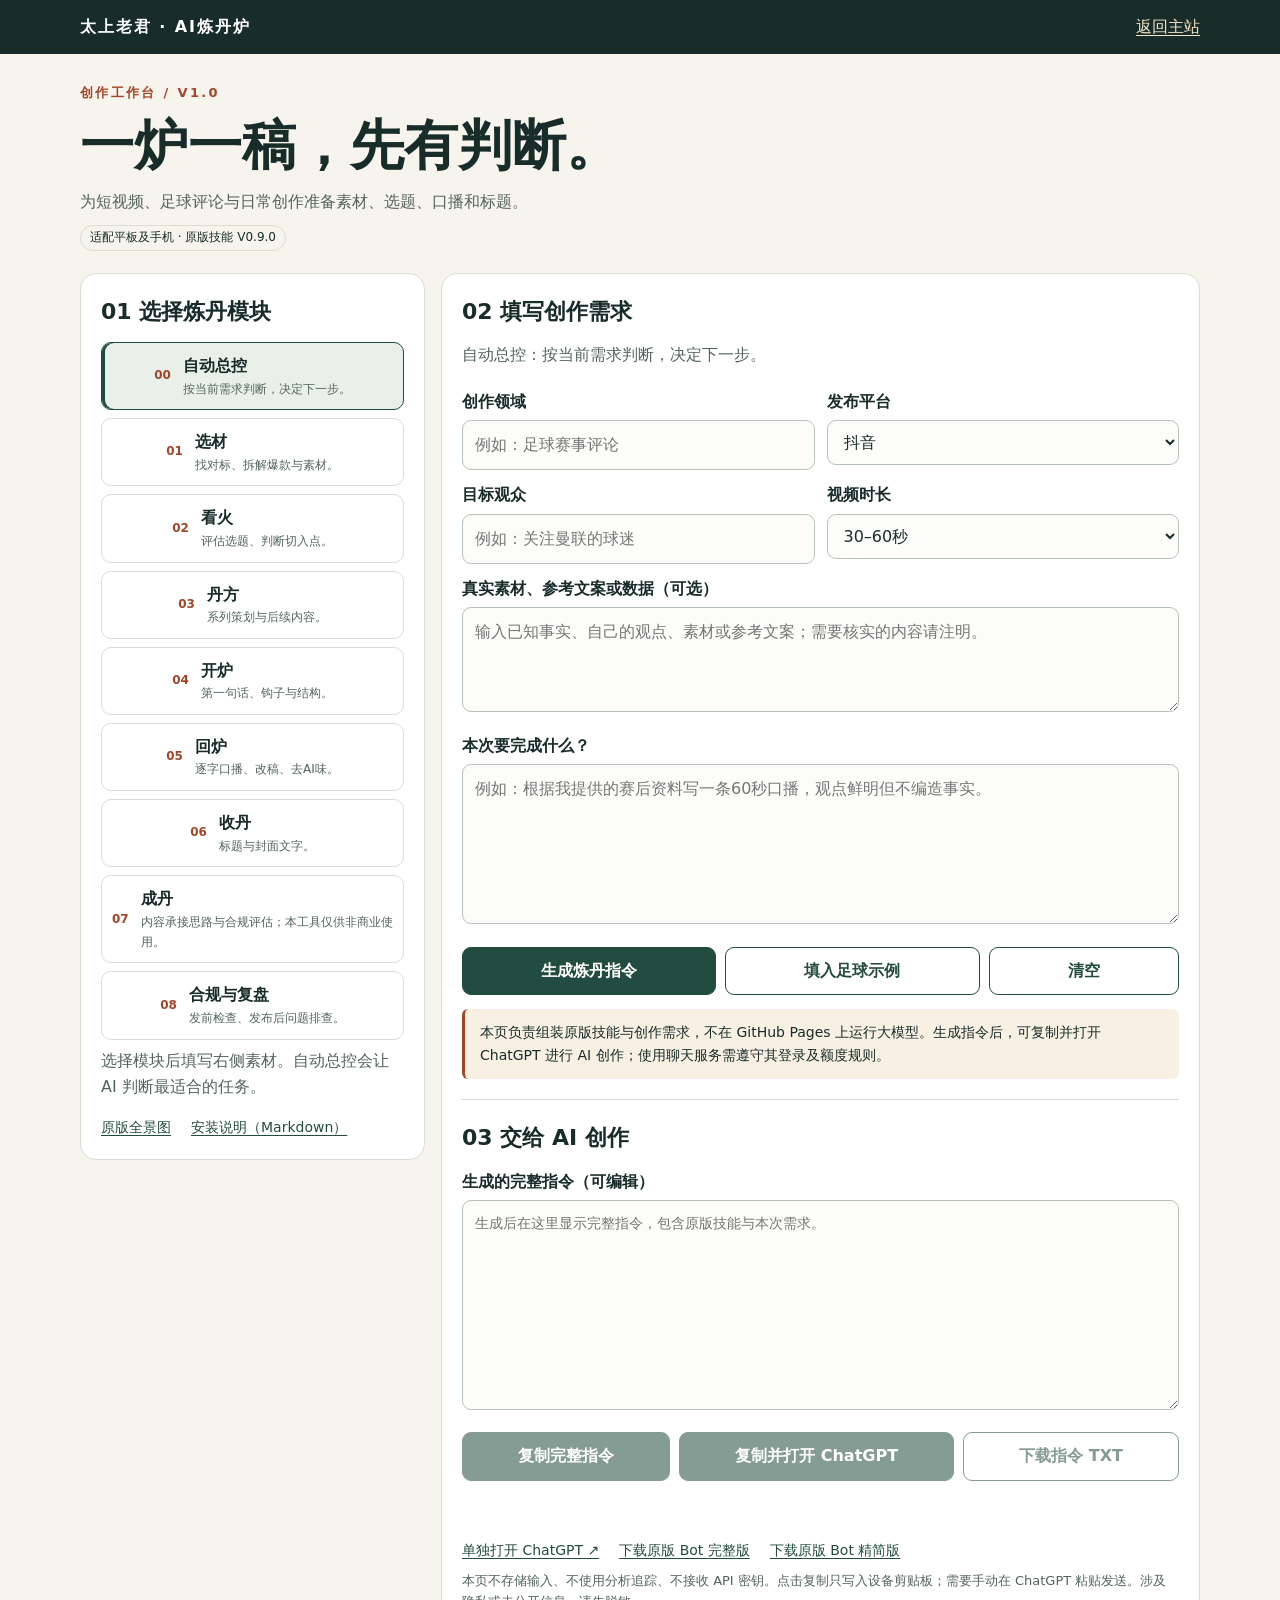
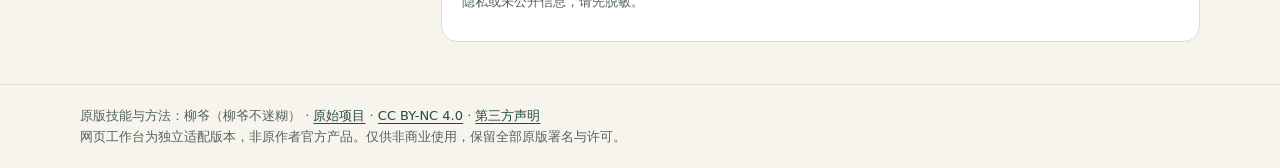
<file: taishang-laojun/index.html>
<!doctype html>
<html lang="zh-CN">
<head>
<meta charset="utf-8"><meta name="viewport" content="width=device-width,initial-scale=1"><meta name="theme-color" content="#182c29">
<title>太上老君 · AI炼丹炉 | 创作工作台</title>
<style>
:root{color-scheme:light;--ink:#182c29;--muted:#53645d;--paper:#f6f4ec;--line:#d9ded2;--accent:#a34629;--white:#fff;--green:#234c40}*{box-sizing:border-box}body{margin:0;background:var(--paper);color:var(--ink);font:16px/1.65 system-ui,-apple-system,"PingFang SC","Microsoft YaHei",sans-serif}a{color:var(--green);text-underline-offset:3px}header{background:var(--ink);color:#fff;padding:14px 0}.wrap{max-width:1160px;margin:auto;padding:0 20px}header .wrap{display:flex;align-items:center;justify-content:space-between;gap:12px;flex-wrap:wrap}header a{color:#f4e5c6}header strong{letter-spacing:.12em}main{padding-top:28px!important;padding-bottom:42px!important}.eyebrow{font-size:13px;letter-spacing:.18em;color:var(--accent);font-weight:700;margin:0}h1{font-size:clamp(32px,5vw,54px);line-height:1.2;margin:10px 0}h2{font-size:22px;margin:0 0 12px}p{margin:8px 0}.muted{color:var(--muted)}.hero{padding-bottom:22px}.grid{display:grid;grid-template-columns:minmax(220px,1fr) minmax(0,2.2fr);gap:16px;align-items:start}.card{background:var(--white);border:1px solid var(--line);border-radius:16px;padding:20px;min-width:0}.modules{display:grid;gap:8px}.module{font:inherit;display:flex;text-align:left;align-items:center;gap:12px;border:1px solid var(--line);background:#fff;color:var(--ink);border-radius:10px;padding:10px;min-height:60px;cursor:pointer}.module strong{display:block;font-size:16px}.module small{display:block;font-size:12px;color:var(--muted)}.module .num{font-size:12px;color:var(--accent);font-weight:bold}.module[aria-pressed=true]{background:#e8f0e9;border-color:var(--green);box-shadow:inset 3px 0 var(--green)}label{display:block;font-weight:650;margin:12px 0 5px}input,textarea,select{width:100%;border:1px solid #b6c3b8;background:#fcfcfa;color:var(--ink);font:inherit;padding:11px 12px;border-radius:9px;min-width:0}textarea{resize:vertical;min-height:105px}textarea#task{min-height:160px}textarea#output{min-height:210px;font-size:14px}.fields{display:grid;grid-template-columns:1fr 1fr;gap:12px}button,.btn{font:inherit;font-weight:650;min-height:46px;border:1px solid var(--green);border-radius:9px;padding:10px 15px;cursor:pointer;text-decoration:none;display:inline-flex;align-items:center;justify-content:center;gap:6px;background:var(--green);color:#fff}button.secondary,.btn.secondary{background:#fff;color:var(--green)}button:disabled{opacity:.55;cursor:not-allowed}button:focus-visible,a:focus-visible,textarea:focus-visible,input:focus-visible,select:focus-visible{outline:3px solid #b96b3a;outline-offset:2px}.actions{display:flex;gap:9px;flex-wrap:wrap;margin:14px 0}.actions>*{flex:1 1 auto}.status{min-height:28px;font-size:14px;color:var(--green);overflow-wrap:anywhere}.notice{padding:12px 15px;background:#f8f0e3;border-left:3px solid var(--accent);border-radius:6px;font-size:14px}.links{display:flex;flex-wrap:wrap;gap:12px 20px;margin-top:16px;font-size:14px}footer{border-top:1px solid var(--line);padding:20px 0;color:var(--muted);font-size:13px}.tag{display:inline-block;border:1px solid var(--line);padding:2px 9px;border-radius:99px;font-size:12px}.divider{border:0;border-top:1px solid var(--line);margin:20px 0}@media(max-width:760px){.grid{grid-template-columns:1fr}.modules{grid-template-columns:repeat(2,minmax(0,1fr))}.card{padding:15px}.wrap{padding:0 13px}.fields{grid-template-columns:1fr}.module{gap:7px;padding:9px}.actions>*{flex:1 1 42%}}@media(max-width:350px){.modules{grid-template-columns:1fr}}
</style></head>
<body>
<header><div class="wrap"><strong>太上老君 · AI炼丹炉</strong><a href="../">返回主站</a></div></header>
<main class="wrap">
<section class="hero"><p class="eyebrow">创作工作台 / V1.0</p><h1>一炉一稿，先有判断。</h1><p class="muted">为短视频、足球评论与日常创作准备素材、选题、口播和标题。</p><span class="tag">适配平板及手机 · 原版技能 V0.9.0</span></section>
<div class="grid"><aside class="card"><h2>01 选择炼丹模块</h2><div id="modules" class="modules" role="group" aria-label="创作模块"></div><p class="muted">选择模块后填写右侧素材。自动总控会让 AI 判断最适合的任务。</p><div class="links"><a href="docs/mindmap/preview.html">原版全景图</a><a href="docs/install-guide.md">安装说明（Markdown）</a></div></aside>
<section class="card"><h2 id="moduleTitle">02 填写创作需求</h2><p id="moduleDesc" class="muted"></p><form id="brief">
<div class="fields"><div><label for="niche">创作领域</label><input id="niche" maxlength="180" placeholder="例如：足球赛事评论"></div><div><label for="platform">发布平台</label><select id="platform"><option>抖音</option><option>视频号</option><option>小红书</option><option>快手</option><option>B站</option><option>YouTube</option><option>其他</option></select></div></div>
<div class="fields"><div><label for="audience">目标观众</label><input id="audience" maxlength="300" placeholder="例如：关注曼联的球迷"></div><div><label for="duration">视频时长</label><select id="duration"><option>30–60秒</option><option>15–30秒</option><option>60–90秒</option><option>1–3分钟</option><option>不限</option></select></div></div>
<label for="material">真实素材、参考文案或数据（可选）</label><textarea id="material" maxlength="60000" placeholder="输入已知事实、自己的观点、素材或参考文案；需要核实的内容请注明。"></textarea>
<label for="task">本次要完成什么？</label><textarea id="task" maxlength="12000" required placeholder="例如：根据我提供的赛后资料写一条60秒口播，观点鲜明但不编造事实。"></textarea>
<div class="actions"><button type="submit" id="build">生成炼丹指令</button><button class="secondary" type="button" id="example">填入足球示例</button><button class="secondary" type="reset">清空</button></div></form>
<p class="notice">本页负责组装原版技能与创作需求，不在 GitHub Pages 上运行大模型。生成指令后，可复制并打开 ChatGPT 进行 AI 创作；使用聊天服务需遵守其登录及额度规则。</p>
<hr class="divider"><h2>03 交给 AI 创作</h2><label for="output">生成的完整指令（可编辑）</label><textarea id="output" placeholder="生成后在这里显示完整指令，包含原版技能与本次需求。"></textarea>
<div class="actions"><button type="button" id="copy" disabled>复制完整指令</button><button type="button" id="chat" disabled>复制并打开 ChatGPT</button><button class="secondary" type="button" id="save" disabled>下载指令 TXT</button></div><p id="status" class="status" role="status" aria-live="polite"></p>
<div class="links"><a href="https://chatgpt.com/" target="_blank" rel="noopener noreferrer">单独打开 ChatGPT ↗</a><a href="workbench-data/bot-prompt/liuye-bot-prompt.txt" download>下载原版 Bot 完整版</a><a href="workbench-data/bot-prompt/liuye-bot-lite.txt" download>下载原版 Bot 精简版</a></div>
<p class="muted" style="font-size:13px">本页不存储输入、不使用分析追踪、不接收 API 密钥。点击复制只写入设备剪贴板；需要手动在 ChatGPT 粘贴发送。涉及隐私或未公开信息，请先脱敏。</p></section></div>
<noscript>此工作台需要浏览器启用 JavaScript 才能组装指令。</noscript>
</main><footer><div class="wrap">原版技能与方法：柳爷（柳爷不迷糊） · <a href="https://github.com/liuhaisi2026212-maker/taishang-laojun">原始项目</a> · <a href="LICENSE">CC BY-NC 4.0</a> · <a href="THIRD-PARTY-NOTICES.md">第三方声明</a><br>网页工作台为独立适配版本，非原作者官方产品。仅供非商业使用，保留全部原版署名与许可。</div></footer>
<script type="module" src="./workbench.mjs?v=1.0.0"></script></body></html>
</file>
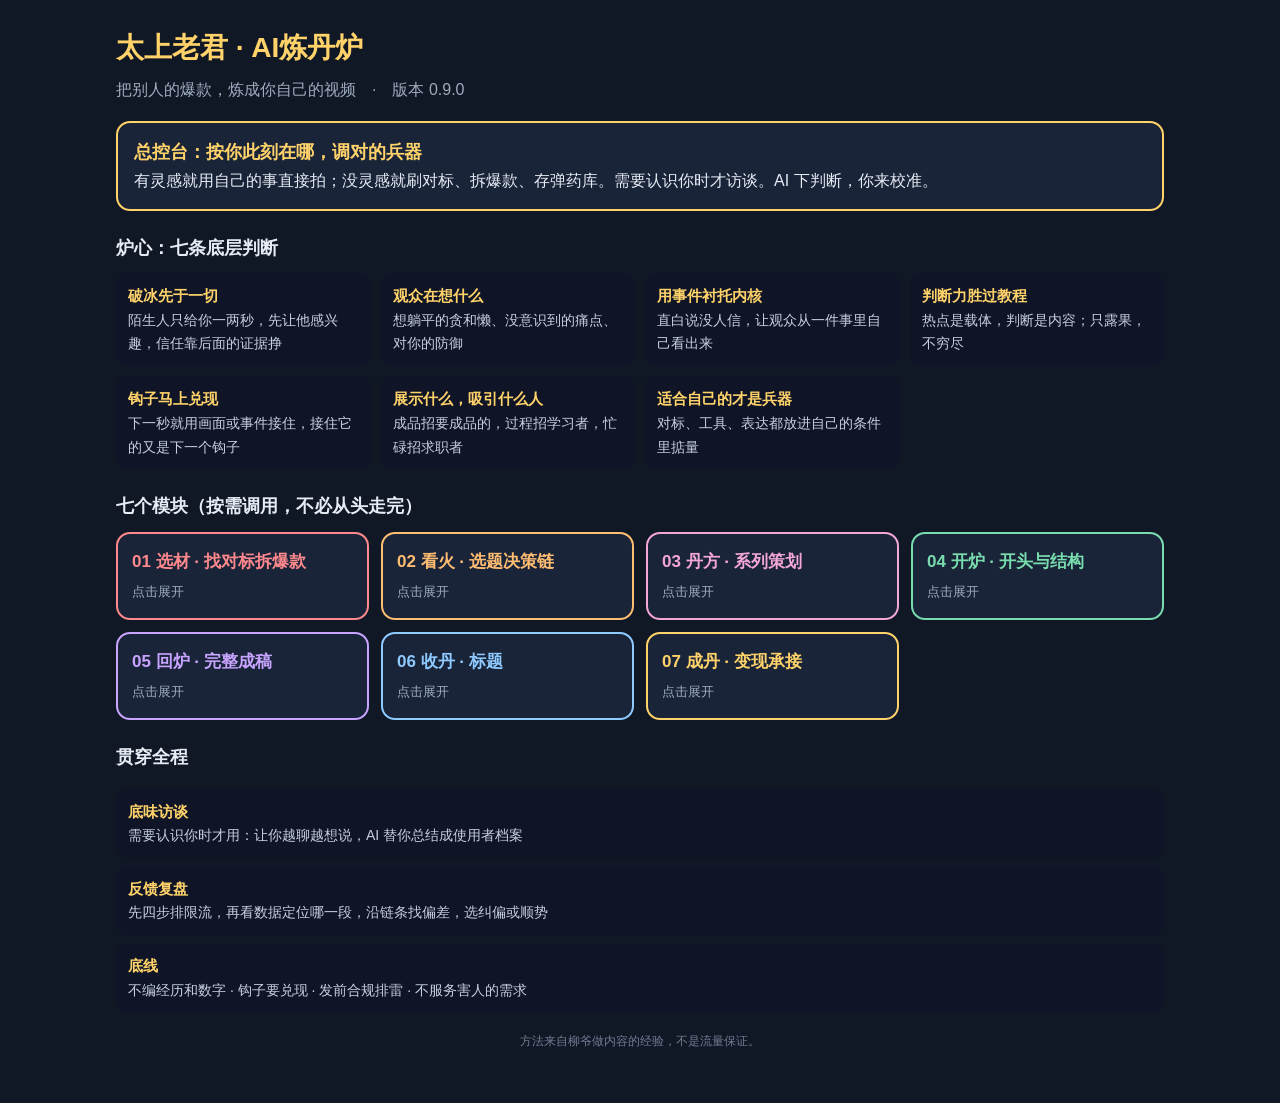
<file: taishang-laojun/docs/mindmap/preview.html>
<!DOCTYPE html>
<html lang="zh-CN">
<head>
<meta charset="utf-8"><meta name="viewport" content="width=device-width, initial-scale=1">
<title>炼丹炉全景图</title>
<style>
:root{--bg:#101725;--panel:#192439;--deep:#0f1526;--text:#e6ebf4;--muted:#9facbf;--gold:#ffd36a}
*{box-sizing:border-box}
body{margin:0;background:var(--bg);color:var(--text);font-family:'PingFang SC','Microsoft YaHei',sans-serif;line-height:1.7}
main{max-width:1080px;margin:0 auto;padding:24px 16px 40px}
h1{color:var(--gold);font-size:28px;margin:0}
.sub{color:var(--muted);margin:4px 0 18px}
.stance{background:var(--panel);border:2px solid var(--gold);border-radius:14px;padding:14px 16px}
.stance b{color:var(--gold);font-size:18px;display:block}
h2{font-size:18px;margin:22px 0 10px}
.core{list-style:none;padding:0;margin:0;display:grid;grid-template-columns:repeat(auto-fit,minmax(240px,1fr));gap:10px}
.core li,.foot li{background:var(--deep);border-radius:10px;padding:10px 12px;font-size:14px;color:#c7d0de}
.core b,.foot b{color:var(--gold);display:block;font-size:15px}
.cards{display:grid;grid-template-columns:repeat(auto-fit,minmax(220px,1fr));gap:12px}
.card{background:var(--panel);border:2px solid var(--c);border-radius:14px;padding:14px;text-align:left;color:inherit;font:inherit;cursor:pointer}
.card .name{color:var(--c);font-weight:700;font-size:17px;display:block}
.card .hint{color:var(--muted);font-size:13px}
.detail{background:var(--deep);border:1px solid var(--c);border-radius:12px;padding:12px 16px;margin-top:12px}
.detail h3{color:var(--c);margin:0 0 6px}
.detail ul{margin:0;padding-left:20px}
.deliver{color:var(--c);margin:8px 0 0}
.case{background:#1a2a3a;border-radius:8px;padding:8px 10px;margin-top:8px;font-size:14px}
.case span{color:var(--muted);font-size:13px}
.foot{list-style:none;padding:0;display:grid;gap:8px}
.note{color:#6f7d93;font-size:12px;text-align:center;margin-top:18px}
</style>
</head>
<body>
<main>
<h1>太上老君 · AI炼丹炉</h1>
<p class="sub">把别人的爆款，炼成你自己的视频　·　版本 0.9.0</p>
<div class="stance"><b>总控台：按你此刻在哪，调对的兵器</b>有灵感就用自己的事直接拍；没灵感就刷对标、拆爆款、存弹药库。需要认识你时才访谈。AI 下判断，你来校准。</div>
<h2>炉心：七条底层判断</h2>
<ul class="core"><li><b>破冰先于一切</b>陌生人只给你一两秒，先让他感兴趣，信任靠后面的证据挣</li><li><b>观众在想什么</b>想躺平的贪和懒、没意识到的痛点、对你的防御</li><li><b>用事件衬托内核</b>直白说没人信，让观众从一件事里自己看出来</li><li><b>判断力胜过教程</b>热点是载体，判断是内容；只露果，不穷尽</li><li><b>钩子马上兑现</b>下一秒就用画面或事件接住，接住它的又是下一个钩子</li><li><b>展示什么，吸引什么人</b>成品招要成品的，过程招学习者，忙碌招求职者</li><li><b>适合自己的才是兵器</b>对标、工具、表达都放进自己的条件里掂量</li></ul>
<h2>七个模块（按需调用，不必从头走完）</h2>
<div class="cards"><button class="card" style="--c:#ff898d" aria-controls="d0" aria-expanded="false" onclick="tgl(0)"><span class="name">01 选材 · 找对标拆爆款</span><span class="hint">点击展开</span></button><button class="card" style="--c:#ffbd72" aria-controls="d1" aria-expanded="false" onclick="tgl(1)"><span class="name">02 看火 · 选题决策链</span><span class="hint">点击展开</span></button><button class="card" style="--c:#f4a6d7" aria-controls="d2" aria-expanded="false" onclick="tgl(2)"><span class="name">03 丹方 · 系列策划</span><span class="hint">点击展开</span></button><button class="card" style="--c:#78dcad" aria-controls="d3" aria-expanded="false" onclick="tgl(3)"><span class="name">04 开炉 · 开头与结构</span><span class="hint">点击展开</span></button><button class="card" style="--c:#c8a4ff" aria-controls="d4" aria-expanded="false" onclick="tgl(4)"><span class="name">05 回炉 · 完整成稿</span><span class="hint">点击展开</span></button><button class="card" style="--c:#8ec9ff" aria-controls="d5" aria-expanded="false" onclick="tgl(5)"><span class="name">06 收丹 · 标题</span><span class="hint">点击展开</span></button><button class="card" style="--c:#ffd36a" aria-controls="d6" aria-expanded="false" onclick="tgl(6)"><span class="name">07 成丹 · 变现承接</span><span class="hint">点击展开</span></button></div>
<section id="d0" class="detail" style="--c:#ff898d" hidden><h3>01 选材 · 找对标拆爆款</h3><ul><li>找条件一致、想吸引的人也一致的对标</li><li>拆开看它为什么爆：撑着它的是哪一两个机制</li><li>复读、客户、替换三关掂量，用你自己的事接住</li></ul><p class="deliver">交付：保留什么、换掉什么、用你的哪件事接住</p><p class="case">柳爷的案例：柳爷找对标只看条件一致的口播号；主动搜的常不对，无意刷到、想一直看的才是。<br><span>学的是推理过程，换成你自己的场景和材料重新推一遍。</span></p></section><section id="d1" class="detail" style="--c:#ffbd72" hidden><h3>02 看火 · 选题决策链</h3><ul><li>起点 → 观众最关心什么 → 你拿什么接住</li><li>靠哪种吸引力：娱乐 / 帮助 / 实力 / 下危机</li><li>会招来谁？开头的承诺拿什么兑现？</li></ul><p class="deliver">交付：1–3 个私人定制方向，推荐一个</p><p class="case">柳爷的案例：世界杯：抢热点 → 球迷最关心比分 → 用 AI 做预测工作台 → 摊开思考维度。<br><span>学的是推理过程，换成你自己的场景和材料重新推一遍。</span></p></section><section id="d2" class="detail" style="--c:#f4a6d7" hidden><h3>03 丹方 · 系列策划</h3><ul><li>判断型、现场型、事件型、串联型、上手型，选一个当主线</li><li>服务观众不服务自己；列不出五期就撑不住</li><li>一个人拍得动吗？来的是谁？爆了之后续集怎么接？</li></ul><p class="deliver">交付：固定什么、换什么、首批五期、第一期怎么拍</p><p class="case">柳爷的案例：像素范每周只讲一件事和自己的判断，讲多了就成了“AI 的内容看他就够了”。<br><span>学的是推理过程，换成你自己的场景和材料重新推一遍。</span></p></section><section id="d3" class="detail" style="--c:#78dcad" hidden><h3>04 开炉 · 开头与结构</h3><ul><li>一句话里装几个好懂的信息，完成破冰</li><li>勾证衔接接成钩子链；该留白时只说一半</li><li>收尾给看完的理由和关注的理由，然后干脆结束</li></ul><p class="deliver">交付：第一句、证据画面、推进、收尾和理由</p><p class="case">柳爷的案例：机场：“刚下飞机遇到件恶心事” → 马上接一块广告牌 → 广告牌又是下一个钩子。<br><span>学的是推理过程，换成你自己的场景和材料重新推一遍。</span></p></section><section id="d4" class="detail" style="--c:#c8a4ff" hidden><h3>05 回炉 · 完整成稿</h3><ul><li>逐字稿是弹药库，先存不急着改</li><li>先有场景和目的，再翻弹药库找观点</li><li>借观点不借脉络；AI 初稿按改稿六刀做减法</li></ul><p class="deliver">交付：可以直接念的完整稿</p><p class="case">柳爷的案例：柳爷改 AI 初稿时，信息大多保留，动作几乎全是“删”。<br><span>学的是推理过程，换成你自己的场景和材料重新推一遍。</span></p></section><section id="d5" class="detail" style="--c:#8ec9ff" hidden><h3>06 收丹 · 标题</h3><ul><li>标题不等于选题，剪完再想</li><li>补信息 / 给期待 / 替开头当“总”</li><li>跟我有关：认人、认事、认心，用陌生人的眼睛检查</li></ul><p class="deliver">交付：需要几个给几个，每个说清“有关”在哪</p><p class="case">柳爷的案例：“一人公司有个致命的缺点”：把观众心里那句“肯定有坑”变成标题。<br><span>学的是推理过程，换成你自己的场景和材料重新推一遍。</span></p></section><section id="d6" class="detail" style="--c:#ffd36a" hidden><h3>07 成丹 · 变现承接</h3><ul><li>点赞、咨询、成交分开看</li><li>预期用户 ≠ 实际用户：纠偏、顺势，或拒绝</li><li>一个能兑现的交付，只走平台允许的承接</li></ul><p class="deliver">交付：一个交付、承接路径、交付成本与观察点</p><p class="case">柳爷的案例：一人公司招来求职者：可以纠偏，也可以顺势为他们设计一个交付。<br><span>学的是推理过程，换成你自己的场景和材料重新推一遍。</span></p></section>
<h2>贯穿全程</h2>
<ul class="foot"><li><b>底味访谈</b>需要认识你时才用：让你越聊越想说，AI 替你总结成使用者档案</li><li><b>反馈复盘</b>先四步排限流，再看数据定位哪一段，沿链条找偏差，选纠偏或顺势</li><li><b>底线</b>不编经历和数字 · 钩子要兑现 · 发前合规排雷 · 不服务害人的需求</li></ul>
<p class="note">方法来自柳爷做内容的经验，不是流量保证。</p>
</main>
<script>
function tgl(n){
  document.querySelectorAll('.detail').forEach(function(d,i){
    var open = i===n && d.hidden;
    d.hidden = !open;
    document.querySelectorAll('.card')[i].setAttribute('aria-expanded', open);
  });
}
</script>
</body>
</html>
</file>
<file: lottery-research/draw.css>
:root { color-scheme:light; font: 16px/1.55 "Inter","PingFang SC","Microsoft YaHei",sans-serif; color:#152f29; background:#f7f6f0 }
* { box-sizing:border-box }
body { margin:0 }
.container { width:min(1120px,calc(100% - 56px)); margin:auto }
header { border-bottom:1px solid #d7dbce }
.mast,footer,.machine-head,.machine-foot { display:flex; justify-content:space-between; align-items:center; gap:12px }
.mast { min-height:68px }
a { color:#31594c; text-underline-offset:4px }
.mast a,footer a { text-decoration:none; font-size:.88rem }
.wordmark { display:flex; gap:9px; align-items:center; font-weight:750 }
.wordmark i { display:block; width:19px; height:19px; border:4px solid #1d5849; border-radius:50%; box-shadow:inset 0 0 0 2px #f7f6f0; background:#afc64a }
h1 { margin:clamp(24px,5vw,62px) 0 4px; font-size:clamp(1.95rem,5vw,3.65rem); line-height:1.18; letter-spacing:-.045em }
h1 span { color:#36704e }
h2 { font-size:1.12rem; margin:0 }
.intro,.status,.history p,details p { color:#526159 }
.intro { margin:10px 0 26px }
.desk { display:grid; grid-template-columns:1.65fr 1fr; gap:18px; align-items:stretch }
.machine,.control { border-radius:15px; padding:clamp(16px,2.6vw,30px) }
.machine { color:#eef7e9; background:radial-gradient(ellipse at 50% 88%,#33675b 0%,#193f38 60%,#12322c 100%); border:1px solid #183d35 }
.machine-head strong { font-size:1rem }
.indicator { font-size:.8rem; color:#d6e5c6 }
.indicator::before { content:""; display:inline-block; margin-right:6px; width:7px; height:7px; border-radius:50%; background:#c2db68 }
.stages { display:flex; align-items:end; justify-content:center; gap:3%; margin:24px 0 18px }
.unit { width:30%; position:relative; text-align:center; --ball:#e77e68 }
.yellow { --ball:#e9c563 }.blue { --ball:#8cbfdd }
.unit span { display:block; font-size:.78rem; margin-top:6px; color:#d9e7df }
.neck { width:17%; height:12px; margin:0 auto -2px; border:2px solid #91aaa1; border-radius:4px 4px 0 0; background:linear-gradient(90deg,#41675d,#c5d4c944,#406359) }
.neck:not(:empty) { color:#172922; background:var(--ball); border-color:var(--ball); font:700 10px/1 "IBM Plex Mono",monospace }
.glass { position:relative; aspect-ratio:1; border:2px solid #adccc19c; border-radius:50%; overflow:hidden; background:radial-gradient(circle at 29% 16%,#eafaf458,transparent 20%),radial-gradient(circle at 60% 72%,#12342e55,#96b7a62b 82%,#e7f8ea55); box-shadow:inset 0 0 0 3px #b7d3c621,0 8px 14px #102a2444 }
.base { position:relative; width:72%; height:12px; margin:-2px auto 0; transform:perspective(18px) rotateX(13deg); border:1px solid #8da99a; border-radius:3px; background:linear-gradient(#719287,#34564d) }
.ball { position:absolute; width:15%; aspect-ratio:1; border-radius:50%; display:grid; place-items:center; font:700 clamp(7px,1.1vw,14px)/1 "IBM Plex Mono",monospace; color:#142a23; background:radial-gradient(at 30% 22%,#fff8,transparent 45%),var(--ball); box-shadow:inset -2px -2px 4px #182d2a44,0 1px 2px #102a2488; transform:translate(-50%,-50%) }
.machine-foot { border-top:1px solid #ffffff29; padding-top:12px; color:#c3d3c6 }
.machine-foot span { font:600 .82rem "IBM Plex Mono",monospace; letter-spacing:.09em }
.control { display:flex; flex-direction:column; justify-content:center; background:#fffef9; border:1px solid #d4dacb }
.output { display:grid; grid-template-columns:repeat(3,1fr); gap:8px; margin:18px 0 }
.output div { background:#f2f4ea; border:1px solid #e1e6d6; border-radius:8px; text-align:center; padding:7px 2px }
.output small { display:block; color:#546055 }
.output b { display:block; font:650 clamp(2.15rem,4vw,3.6rem)/1.14 "IBM Plex Mono",monospace }
button { font:inherit; font-weight:650; color:#173329; background:#c5de73; border:1px solid #b6cf66; border-radius:7px; padding:12px 18px; display:flex; justify-content:space-between; cursor:pointer }
button:hover:enabled { background:#d1e788 } button:disabled { cursor:default; opacity:.68 }
.status { min-height:1.5em; margin:9px 0 0; font-size:.84rem }
.history,details { border-bottom:1px solid #cfd6c8; padding:22px 0 }
.history p,details p { font-size:.92rem; margin:8px 0 0 }
#history { display:flex; flex-wrap:wrap; gap:7px; margin:8px 0 0; padding:0; list-style:none }
#history li { padding:4px 11px; border:1px solid #c4ccbc; border-radius:5px; font:600 1.05rem/1.4 "IBM Plex Mono",monospace; letter-spacing:.12em }
summary { cursor:pointer; font-weight:650 }
dl { display:grid; grid-template-columns:1fr 1fr; gap:12px 25px } dt { font-weight:650 } dd { margin:2px 0; color:#46574c }
footer { padding:20px 0 28px; font-size:.8rem; color:#526159 }
:focus-visible { outline:3px solid #678634; outline-offset:3px }
@media(max-width:700px) {
  .container { width:calc(100% - 28px) } .mast { min-height:48px } .desk { grid-template-columns:1fr; gap:12px }
  .machine,.control { padding:16px } .intro { font-size:.9rem; margin-bottom:16px }
  .stages { max-width:430px; margin:14px auto 9px } .output { margin:10px 0 }
  .machine-foot { padding-top:7px } dl { grid-template-columns:1fr }
}
#replay-options { border:0; border-top:1px solid #d4dacb; padding:12px 0 0; margin:12px 0 0; min-width:0 }
#replay-options legend { padding:0 7px 0 0; font-weight:650 }
#replay-options label,#replay-options small { display:block; font-size:.82rem; color:#526159 }
.replay-controls { display:flex; flex-wrap:wrap; gap:8px; margin:5px 0 }
.replay-controls select { max-width:100%; min-height:42px; flex:1; color:#152f29; background:#fffef9; border:1px solid #acb9aa; border-radius:6px; font:inherit }
#replay { background:#e7eddb; border-color:#cad5bd; padding:8px 14px }
.playback-controls { display:flex; align-items:center; flex-wrap:wrap; gap:8px; margin:0 0 10px; font-size:.9rem }
.playback-controls label { color:#526159 }
.playback-controls select,.playback-controls button { min-height:44px; border:1px solid #acb9aa; border-radius:6px; padding:6px 12px; background:#fffef9; color:#203b30; font:inherit }
#pause { margin-left:auto }
@media (prefers-reduced-motion:reduce) { .playback-controls { display:none } }

/* Studio presentation. Visual styling only; dimensions and lighting are illustrative. */
.desk {grid-template-columns:minmax(0,1.85fr) minmax(0,1fr);gap:20px}
.machine {min-width:0;position:relative;overflow:hidden;background:radial-gradient(ellipse at 50% 38%,#365267 0%,#172b3d 45%,#091622 100%);border-color:#35495b;box-shadow:0 16px 40px #10283a20;display:flex;flex-direction:column;justify-content:space-between;color:#edf4fa}
.machine-head,.machine-foot {position:relative;z-index:2}
.machine-head strong {letter-spacing:.12em}
.indicator {color:#e1ebf3;background:#0a1925aa;border:1px solid #90a8b74d;border-radius:30px;padding:5px 10px;white-space:nowrap}
.indicator::before {background:#a6d9bd;box-shadow:0 0 8px #9ce5c877}
.studio {isolation:isolate;position:relative;display:grid;place-items:center;padding:clamp(24px,4vw,54px) 0 24px;min-width:0;flex:1}
.studio-backdrop {position:absolute;inset:8% -8% 5%;z-index:-2;overflow:hidden;background:radial-gradient(ellipse at 50% 78%,#8fa9bc38,transparent 67%)}
.studio-backdrop i {position:absolute;top:2%;height:82%;width:1px;background:linear-gradient(transparent,#b2d5ea7d,transparent)}
.studio-backdrop i:nth-child(1){left:8%}.studio-backdrop i:nth-child(2){left:50%;opacity:.35}.studio-backdrop i:nth-child(3){right:8%}
.machine-housing {position:relative;width:min(96%,620px);z-index:1;border:1px solid #b3c0c9;border-radius:12px 12px 7px 7px;padding:clamp(8px,1.5vw,18px);background:linear-gradient(100deg,#455967 0%,#dce6eb 6%,#97a7b1 12%,#eef3f5 42%,#a2b3be 77%,#536775 100%);box-shadow:inset 1px 1px 2px #fff,0 16px 24px #0007,0 2px 3px #0009}
.housing-top {display:flex;align-items:center;justify-content:space-between;gap:5px;color:#243743;padding:4px 4px 9px}
.housing-top span {font:800 clamp(.7rem,1.5vw,1rem)/1.2 "IBM Plex Mono",monospace;letter-spacing:.12em}
.housing-top small {font-size:clamp(.45rem,.8vw,.65rem);letter-spacing:.06em;text-align:right}
.stages {gap:3%;margin:0;padding:clamp(6px,1.3vw,16px);background:linear-gradient(155deg,#263d4b,#0e1d28 65%,#2a4150);border:1px solid #233746;border-radius:8px;box-shadow:inset 0 3px 12px #0009,0 1px 0 #fff8;max-width:none}
.unit {width:31%;min-width:0;--ball:#df5753}
.yellow {--ball:#edc14f}.blue {--ball:#66b5df}
.channel {height:clamp(24px,4.5vw,48px);width:32%;margin:auto;position:relative;border:1px solid #bcd9e8aa;border-radius:6px 6px 2px 2px;background:linear-gradient(90deg,#e3f7ff38,#102d4144 25%,#eafaff20 60%,#b9d6e990);box-shadow:inset 0 0 5px #f8ffff22;display:grid;place-items:center}
.neck {width:82%;height: auto;aspect-ratio:1;display:grid;place-items:center;margin:0;border:0;border-radius:50%;background:transparent;box-shadow:none}
.neck:not(:empty){background:radial-gradient(circle at 32% 25%,#fffa,transparent 36%),var(--ball);border:1px solid #fff5;box-shadow:inset -2px -3px 5px #0004,0 1px 3px #0007;color:#14232d;font:700 clamp(9px,1.3vw,16px)/1 monospace}
.glass {border:clamp(2px,.4vw,4px) solid #c1dce7b0;border-radius:50%;background:radial-gradient(ellipse at 24% 16%,#f0fbff50,transparent 22%),radial-gradient(ellipse at 68% 82%,#25465855,#a5c8df25 64%,#d8ecf663 93%);box-shadow:inset 0 0 0 2px #ecfaff30,inset 0 -9px 12px #080f1a7d,0 4px 10px #0007}
.glass::after {content:"";position:absolute;pointer-events:none;z-index:2;inset:5%;border-radius:50%;border-top:2px solid #f4fdffb3;border-left:2px solid #b6deef45;transform:rotate(-24deg)}
.ball {background:radial-gradient(circle at 29% 23%,#fff9 0%,#fff2 25%,transparent 44%),var(--ball);box-shadow:inset -2px -3px 5px #10233366,0 2px 3px #0008;font-size:clamp(7px,1vw,14px)}
.base {width:78%;height:clamp(12px,2.2vw,23px);margin:-2px auto 0;transform:none;border:1px solid #9badb8;background:linear-gradient(#d1dce4,#718796 25%,#394d5a 78%,#859ba8);border-radius:4px;box-shadow:0 3px 5px #0006}
.unit span {color:#eef3f7;letter-spacing:.06em;font-size:clamp(.66rem,1vw,.82rem);margin:7px 0 2px}
.unit span small {color:#a6c0d3;font:500 .67rem monospace}
.housing-console {display:flex;align-items:center;gap:8px;padding:10px 5px 5px;color:#344752}
.housing-console i {width:7px;height:7px;flex:none;border-radius:50%;background:#427a67;box-shadow:0 0 0 2px #617b7a40}
.housing-console small {font-size:clamp(.5rem,.9vw,.7rem);white-space:nowrap}
.vent {flex:1;height:10px;border-radius:2px;background:repeating-linear-gradient(90deg,#334b59 0 2px,transparent 2px 5px);opacity:.65}
.housing-foot {height:7px;border-radius:0 0 3px 3px;background:linear-gradient(#667a87,#334651);margin:2px -4px -12px}
.studio-plinth {position:absolute;z-index:0;left:0;right:0;bottom:12px;height:28px;border-radius:50%;background:radial-gradient(ellipse,#07121bbb 20%,#7894a633 65%,transparent 74%);transform:scaleY(.8)}
.machine-foot {color:#c4d5e3;border-color:#abc6dd36;font-size:.8rem}
.control {min-width:0}
@media(max-width:700px){.desk{grid-template-columns:1fr;gap:12px}.studio{padding:28px 0 20px}.machine-housing{width:min(100%,460px)}.machine-foot{font-size:.75rem}.housing-foot{margin-bottom:-8px}}

/* Richer studio v2: illustrative hardware, not a factory engineering drawing. */
.machine {background:radial-gradient(ellipse at 48% 30%,#466d92 0%,#243c62 40%,#131c36 72%,#102632);border-color:#4c657f}
.studio {padding-top:clamp(48px,6vw,74px);padding-bottom:40px}
.studio-backdrop {inset:0 -9% 0;background:radial-gradient(ellipse at 15% 32%,#00bfd339,transparent 45%),radial-gradient(ellipse at 87% 30%,#a064ed45,transparent 47%),linear-gradient(165deg,transparent 55%,#101b33 56%,#29415b 70%,#101d32 90%);}
.studio-backdrop i {height:92%;width:clamp(3px,.7vw,8px);border-radius:4px;background:linear-gradient(transparent,#41def8a8 24%,#98e8f4 50%,#319cdd88 78%,transparent);box-shadow:0 0 18px #49dcf47a}
.studio-backdrop i:nth-child(3){background:linear-gradient(transparent,#b380ffa8 24%,#d1b9ff 50%,#5b89db88 78%,transparent);box-shadow:0 0 18px #a285f47a}
.studio-sign {position:absolute;top:3px;left:50%;transform:translateX(-50%);display:flex;align-items:center;gap:8px;color:#d6f4ff;white-space:nowrap;font-size:clamp(.65rem,1vw,.82rem);letter-spacing:.11em}
.studio-sign b {font:italic 800 clamp(1.3rem,2.7vw,2.2rem)/1 monospace;color:#ffe4a0;text-shadow:0 0 13px #d3a74d70}
.machine-housing {width:min(98%,620px);padding:clamp(7px,1.35vw,15px);border:2px solid #afc0cf;border-radius:14px 14px 9px 9px;background:linear-gradient(98deg,#394e66,#c8d8e5 5%,#f2f7fa 9%,#8c9daf 13%,#c4d4df 23%,#dfe7ee 48%,#a1b3c3 80%,#576c82 96%,#b7c7d4);box-shadow:inset 0 1px 2px #fff,0 22px 22px #0007,0 2px 3px #000a}
.housing-top {padding:3px 4px 7px}
.crossbar {display:flex;justify-content:space-between;align-items:center;height:9px;margin:0 0 3px;padding:0 5px;border:1px solid #738ca1;border-radius:3px;background:linear-gradient(#e6f0f6,#536e85 49%,#233d51 52%,#7b94a7)}
.crossbar i {width:4px;height:4px;border-radius:50%;background:#293c4c;border:1px solid #d6e7ed}
.stages {position:relative;gap:3%;padding:clamp(6px,1vw,13px);border:2px solid #6c869f;background:repeating-linear-gradient(90deg,#d4f4ff05 0 1px,transparent 1px 14px),linear-gradient(160deg,#33546b,#15283f 48%,#22445b);box-shadow:inset 0 4px 12px #040915c0}
.unit {--ball:#f0524e;--glow:#fb777d;position:relative}
.yellow {--ball:#f3c338;--glow:#ffdf66}.blue {--ball:#3ca8f0;--glow:#70cfff}
.outlet-cap {width:42%;height:clamp(5px,.85vw,10px);margin:0 auto -1px;border-radius:4px 4px 1px 1px;background:linear-gradient(#e9f3fc,#7d99ae 40%,#2d465c 70%,#9fb7c8);border:1px solid #b0c8da}
.channel {height:clamp(30px,5vw,55px);width:35%;border-width:2px;box-shadow:inset 2px 0 #e5fcff36,inset -2px 0 #aedbf347,0 0 10px #8db8d826;background:linear-gradient(90deg,#c4e8ff70,#182e4644 25%,#e8f8ff16 54%,#a9d3ed80)}
.chamber-frame {position:relative;padding:clamp(2px,.45vw,5px);border:1px solid #aec6d9;border-radius:50%;background:conic-gradient(from 25deg,#7895af,#e7f0f5,#71889e,#c6d6e2,#294456,#d6e7f0,#7895af);box-shadow:0 4px 5px #040b15a0}
.glass {border:2px solid #c4e2f4ba;background:radial-gradient(ellipse at 23% 15%,#effaff50,transparent 22%),radial-gradient(ellipse at 66% 78%,#253a6540,#c4e0f41a 70%,#c9f0fc55 95%);box-shadow:inset 0 0 0 2px #e4f5ff30,inset 0 -7px 10px #0b1729a0}
.ball {background:radial-gradient(circle at 28% 23%,#fff9 0%,#fff2 24%,transparent 46%),radial-gradient(circle at 76% 78%,#12213955,transparent 55%),var(--ball);box-shadow:inset -2px -3px 4px #162a4966,0 2px 3px #030b15a0}
.base {margin-top:-3px;width:80%;height:clamp(13px,2vw,23px);background:linear-gradient(#ecf5fa,#97aabb 26%,#31485d 49%,#647e97 80%,#b3c8d8);border-color:#c1d4e1}
.air-assembly {width:66%;height:clamp(13px,2vw,23px);margin:0 auto;display:flex;align-items:stretch;justify-content:space-around;border:1px solid #53738b;border-radius:0 0 4px 4px;background:linear-gradient(#162b40,#4f677a)}
.air-assembly i {width:14%;border-left:1px solid #c9dfe955;border-right:1px solid #122e45;background:linear-gradient(90deg,#627f94,#c9dfeb,#29475f)}
.unit span {border-top:2px solid var(--glow);padding-top:2px;margin:4px 0 0;text-shadow:0 1px #000}
.service-deck {display:grid;grid-template-columns:1fr 1fr 1fr;gap:5px;margin:7px 0 0;padding:5px;border:1px solid #637d93;border-radius:5px;background:linear-gradient(#687d8e,#344d62);box-shadow:inset 0 1px 2px #d0e5f45e}
.service-panel,.service-display {min-width:0;display:flex;flex-direction:column;align-items:center;justify-content:center;background:#162b3a;border:1px solid #9fb4c4;border-radius:3px;padding:4px 2px;color:#d4e4ee}
.service-grille {width:78%;height:clamp(13px,2.2vw,24px);background:repeating-linear-gradient(0deg,#0d2030 0 2px,#819caf 2px 3px,#263e52 3px 5px)}
.service-panel small,.service-display small {font:500 clamp(.36rem,.68vw,.58rem)/1.35 monospace;letter-spacing:.03em}
.service-display {background:#092a32}
.service-display b {font:700 clamp(.8rem,1.9vw,1.5rem)/1.1 monospace;color:#9ce6d9;text-shadow:0 0 6px #9ce6d988}
.pilot-lights {display:flex;gap:4px;margin-top:3px}.pilot-lights i {width:4px;height:4px;border-radius:50%;background:#77d6b2}.pilot-lights i:nth-child(2){background:#e8b65b}.pilot-lights i:nth-child(3){background:#92a1b9}
.housing-console {padding-top:5px}
.stage-platform {position:absolute;bottom:8px;width:95%;height:26px;z-index:-1;border-radius:50%;background:linear-gradient(#a2b8c944,#14283f 55%,#318a9e70 60%,#101c2f);box-shadow:0 10px 13px #050d1f9c}
.output div:nth-child(1){border-top:3px solid #d34b4b;background:#fff3f1}.output div:nth-child(2){border-top:3px solid #c99a24;background:#fff9e8}.output div:nth-child(3){border-top:3px solid #388bc5;background:#eef7ff}
#draw-sum {padding:8px 12px;background:#eaf1f5;border:1px solid #c3d5e1;border-radius:7px;font-weight:700;color:#203a4c;margin:0 0 12px}
@media(max-width:700px){.studio{padding:44px 0 34px}.studio-sign{top:4px}.machine-housing{width:100%}.service-deck{gap:3px;padding:3px}.service-panel,.service-display{padding:3px 1px}.stage-platform{height:20px}}

/* Optional WebGL inspection, preserving the existing simulator and archive. */
.view-toolbar{display:flex;flex-wrap:wrap;align-items:center;gap:8px;margin:12px 0 0}
.view-toolbar button,.view3d-cameras button{min-height:40px;font-size:.78rem;padding:7px 10px;border-radius:6px;color:#e8f5fb;background:#263f55;border:1px solid #8ba7bd}
.view-toolbar button:hover:enabled,.view3d-cameras button:hover:enabled{background:#36576f}
.view-toolbar button[aria-pressed=true],.view3d-cameras button[aria-pressed=true]{background:#d4eaf3;color:#182e40;border-color:#d4eaf3}
#view3d-status{font-size:.72rem;color:#d6e6ef;overflow-wrap:anywhere}
#view3d-stage[hidden],.studio[hidden]{display:none!important}
#view3d-stage{margin:10px 0 14px;min-width:0}
#view3d-canvas{width:100%;aspect-ratio:1.48;min-height:190px;overflow:hidden;border:1px solid #7895af;border-radius:9px;background:#152a43}
#view3d-canvas canvas{display:block;width:100%;height:100%}
.view3d-cameras{display:flex;flex-wrap:wrap;gap:6px;margin:9px 0 5px}
#view3d-stage small{font-size:.72rem;color:#d7e4ed}
@media(max-width:700px){#view3d-canvas{aspect-ratio:1.2}.view-toolbar{gap:6px}}

#physics-open {margin:12px 0 8px}
#physics-panel[hidden]{display:none!important}
#physics-panel{min-width:0;max-width:720px}
#physics-canvas{width:100%;aspect-ratio:1.7;min-height:200px;background:#152a43;border:1px solid #8da5bb;border-radius:9px;overflow:hidden}
#physics-canvas canvas{display:block;width:100%;height:100%}
.physics-controls{display:flex;align-items:center;flex-wrap:wrap;gap:8px;margin:10px 0}
.physics-controls select,.physics-controls button{min-height:44px;font:inherit;border:1px solid #a2b3bf;border-radius:6px;padding:6px 10px;background:#eef5f8;color:#1c3546}
#physics-readout{font-variant-numeric:tabular-nums;font-weight:600}

.material-controls{display:flex;flex-wrap:wrap;align-items:center;gap:7px;margin:8px 0;color:#d9eaf6;font-size:.78rem}
.material-controls select{min-width:0;max-width:100%;min-height:40px;padding:5px 8px;border:1px solid #8ba7bd;border-radius:6px;background:#263f55;color:#e8f5fb;font:inherit}
#view3d-material-status,#view3d-physics-status{display:block;margin:4px 0}

/* Rolling completed simulation frequency summary. */
.recent-frequency{margin:18px 0 10px;padding:16px;border:1px solid #c3d5e1;border-radius:10px;background:#f6f9fa;min-width:0}
.recent-frequency h3{margin:0 0 6px;font-size:1.05rem;color:#203a4c}
.frequency-cards{display:grid;grid-template-columns:repeat(3,minmax(0,1fr));gap:9px;margin-top:12px}
.frequency-card{min-width:0;border:1px solid #d2e0e7;border-top:3px solid #7295b0;border-radius:7px;background:#fff;padding:10px}
.frequency-card h4{margin:0;font-size:.82rem;color:#40576a}
.frequency-card output{display:block;margin:9px 0 5px;color:#243f56;font:650 clamp(1.2rem,2.2vw,1.8rem)/1.3 monospace;overflow-wrap:anywhere}
.frequency-card small{display:block;color:#536876;overflow-wrap:anywhere}
.frequency-note{color:#536876;font-size:.78rem!important}
.frequency-table-wrap{overflow:auto}
.frequency-table{border-collapse:collapse;width:100%;font-size:.83rem;margin-top:8px}
.frequency-table caption{text-align:left;color:#536876}
.frequency-table td,.frequency-table th{padding:4px 8px;text-align:right;border-bottom:1px solid #d9e4eb}
.recent-frequency details{padding:12px 0 0;border-bottom:0}
@media(max-width:600px){.frequency-cards{grid-template-columns:1fr}.recent-frequency{padding:12px}}

/* Compact desktop dashboard: machine and recent log at left, analysis and controls at right. */
.container{width:min(1440px,calc(100% - 40px))}
.mast{min-height:54px}
h1{margin:clamp(16px,2.4vw,32px) 0 4px;font-size:clamp(1.85rem,3.5vw,2.85rem)}
.intro{margin:6px 0 16px}
.desk{grid-template-columns:minmax(0,1.65fr) minmax(0,1fr);grid-template-areas:"machine control" "history control";grid-template-rows:auto 1fr;gap:12px;align-items:start}
.desk>.machine{grid-area:machine;padding:clamp(12px,1.5vw,22px)}
.desk>.control{grid-area:control;justify-content:flex-start;padding:clamp(12px,1.5vw,20px)}
.desk-history{grid-area:history;min-width:0;padding:12px;border:1px solid #d4dacb;border-radius:10px;background:#fffef9}
.desk-history #history{display:grid;grid-template-columns:repeat(2,minmax(0,1fr));gap:5px}
.desk-history #history li{font-size:.78rem;letter-spacing:0;padding:5px 7px;overflow-wrap:anywhere}
.desk-history #history li{display:flex;align-items:center;justify-content:space-between;gap:8px}
.desk-history #history li span{min-width:0}
.saved-replay{flex:none;min-width:44px;min-height:44px;align-items:center;justify-content:center;padding:5px 8px;font:inherit}
.desk-history details{padding:9px 0 0;border-bottom:0;font-size:.85rem}
.archive-search{display:flex;flex-wrap:wrap;align-items:center;gap:8px;margin-top:10px}
.archive-search input{box-sizing:border-box;width:8rem;max-width:100%;min-height:44px;padding:6px 10px;border:1px solid #acb9aa;border-radius:6px;font:inherit}
.archive-sum-filter{display:inline-flex;align-items:center;gap:8px}
.archive-sum-filter select{min-height:44px;padding:6px 10px;border:1px solid #acb9aa;border-radius:6px;background:#fff;color:inherit;font:inherit}
.archive-search button,.archive-pagination button{min-height:44px;padding:6px 10px;align-items:center}
.archive-pagination:not([hidden]){display:flex;flex-wrap:wrap;gap:8px;margin-top:8px}
.archive-backup-actions{display:flex;flex-wrap:wrap;gap:8px;margin-top:8px}
.archive-backup-actions button{min-height:44px;align-items:center;padding:6px 10px}
#archive-import-status:empty{margin:0}
.desk .recent-frequency{margin:0 0 12px;padding:10px}
.desk .recent-frequency h3{font-size:.98rem;margin:0}
#recent-frequency-sample{margin:3px 0;font-size:.74rem;color:#536876}
.desk .frequency-cards{grid-template-columns:1fr;gap:5px;margin:6px 0}
.desk .frequency-card{display:grid;grid-template-columns:minmax(0,1fr) minmax(0,1.1fr);align-items:center;gap:2px 8px;padding:6px 8px;border-top:1px solid #d2e0e7;border-left:3px solid #7295b0}
.desk .frequency-card h4{font-size:.78rem}
.desk .frequency-card output{margin:0;text-align:right;font-size:clamp(1.05rem,1.5vw,1.45rem)}
.desk .frequency-card small{grid-column:1/-1;font-size:.72rem;line-height:1.35}
.desk .frequency-note{margin:5px 0;font-size:.72rem!important;line-height:1.4}
.desk .recent-frequency details{padding:4px 0 0;font-size:.77rem}
.desk .output{margin:7px 0}
.desk .output b{font-size:clamp(1.9rem,3vw,2.9rem)}
.desk #draw-sum{margin-bottom:8px;padding:5px 8px}
.desk .playback-controls{gap:5px;margin-bottom:6px}
.desk .playback-controls select,.desk .playback-controls button{padding:5px 8px}
.desk #pause{margin-left:0}
.desk #skip-animation:enabled{background:#edf6f9;border-color:#547c91;color:#183b50}
.desk #skip-animation:hover:enabled{background:#d7eef4}
.desk #replay-options{padding-top:7px;margin-top:8px}
.desk .studio{flex:initial}
@media(max-width:700px){
  .container{width:calc(100% - 24px)}
  .desk{grid-template-columns:minmax(0,1fr);grid-template-areas:"machine" "control" "history";grid-template-rows:auto auto auto;gap:10px}
  .desk-history #history{grid-template-columns:1fr}
}

/* Numeric-only compact archive summary. */
.desk .frequency-card{padding:7px 9px;min-height:34px}
.desk .frequency-note{margin:5px 0 0}

.frequency-heading{display:flex;align-items:baseline;justify-content:space-between;gap:5px 10px;flex-wrap:wrap}.frequency-heading #simulation-count{font-size:.79rem;font-weight:650;color:#40576a;white-space:nowrap;font-variant-numeric:tabular-nums}

/* One-click multi-draw controls and a separate report for the latest batch. */
.batch-draw{margin:16px 0 4px;padding:15px;border:1px solid #bfd4df;border-radius:10px;background:linear-gradient(135deg,#eff8fa,#f5f1fb)}
.batch-heading{display:flex;align-items:baseline;justify-content:space-between;flex-wrap:wrap;gap:5px 12px}
.batch-heading h3{margin:0;color:#203a4c;font-size:1rem}
.batch-heading span{color:#526677;font-size:.76rem}
.batch-buttons{display:grid;grid-template-columns:repeat(3,minmax(0,1fr));gap:8px;margin-top:10px}
.batch-buttons button{min-width:0;min-height:62px;display:flex;flex-direction:column;justify-content:center;align-items:center;gap:1px;padding:8px 3px;border:1px solid #547c91;border-radius:8px;background:#edf6f9;color:#183b50}
.batch-buttons button:hover:enabled{background:#d7eef4}
.batch-buttons button:nth-child(2){background:#e9f3ec;border-color:#86ad98;color:#254c3c}
.batch-buttons button:nth-child(3){background:#f5effb;border-color:#ad96bf;color:#48305d}
.batch-buttons button strong{font-size:1.25rem;line-height:1.1;font-variant-numeric:tabular-nums}
.batch-buttons button span{font-size:.8rem}
.batch-animation-option{display:flex;align-items:center;gap:8px;min-height:44px;margin-top:4px;cursor:pointer;font-size:.88rem}
.batch-animation-option input{width:18px;height:18px;margin:0;accent-color:#17645d}
.batch-draw .batch-note{margin-top:0}
.batch-note,.batch-report-note{color:#536773;font-size:.79rem;line-height:1.5;margin:9px 0 0}
.batch-report[hidden]{display:none}
.batch-report{margin:10px 0 3px;padding:15px;border:1px solid #d2dce3;border-radius:10px;background:#fff}
.batch-summary{display:grid;grid-template-columns:repeat(4,minmax(0,1fr));gap:6px;margin:12px 0}
.batch-summary div{min-width:0;padding:8px 5px;border-radius:6px;background:#f1f6f7;text-align:center}
.batch-summary small{display:block;color:#526570;font-size:.72rem}
.batch-summary strong{display:block;margin-top:3px;color:#1c4050;font-size:1rem;font-variant-numeric:tabular-nums}
.batch-report>p:not(.batch-report-note){margin:6px 0;color:#304b5a;font-size:.84rem;overflow-wrap:anywhere}
.batch-report #batch-save-status{color:#875f15}
.batch-detail{padding:8px 0 0;margin-top:9px;border-top:1px solid #dce6e7;border-bottom:0}
.batch-detail summary{font-size:.84rem;color:#2d5b69}
#batch-sum-export{min-height:44px;margin:6px 0 2px;padding:8px 12px;font-size:.84rem}
.batch-table-scroll{max-width:100%;overflow-x:auto}
.batch-sum-scroll{max-height:18rem;overflow:auto}
.batch-sum-scroll thead th{position:sticky;top:0;background:#f1f6f7}
.batch-detail table{width:100%;border-collapse:collapse;margin-top:8px;font-size:.8rem;text-align:right;font-variant-numeric:tabular-nums}
.batch-detail caption{text-align:left;color:#526570;margin-bottom:5px}
.batch-detail th,.batch-detail td{padding:5px 8px;border-bottom:1px solid #e4eaec}
.batch-detail th:first-child{text-align:left}
@media(max-width:360px){.batch-summary{grid-template-columns:repeat(2,minmax(0,1fr))}}
</file>
